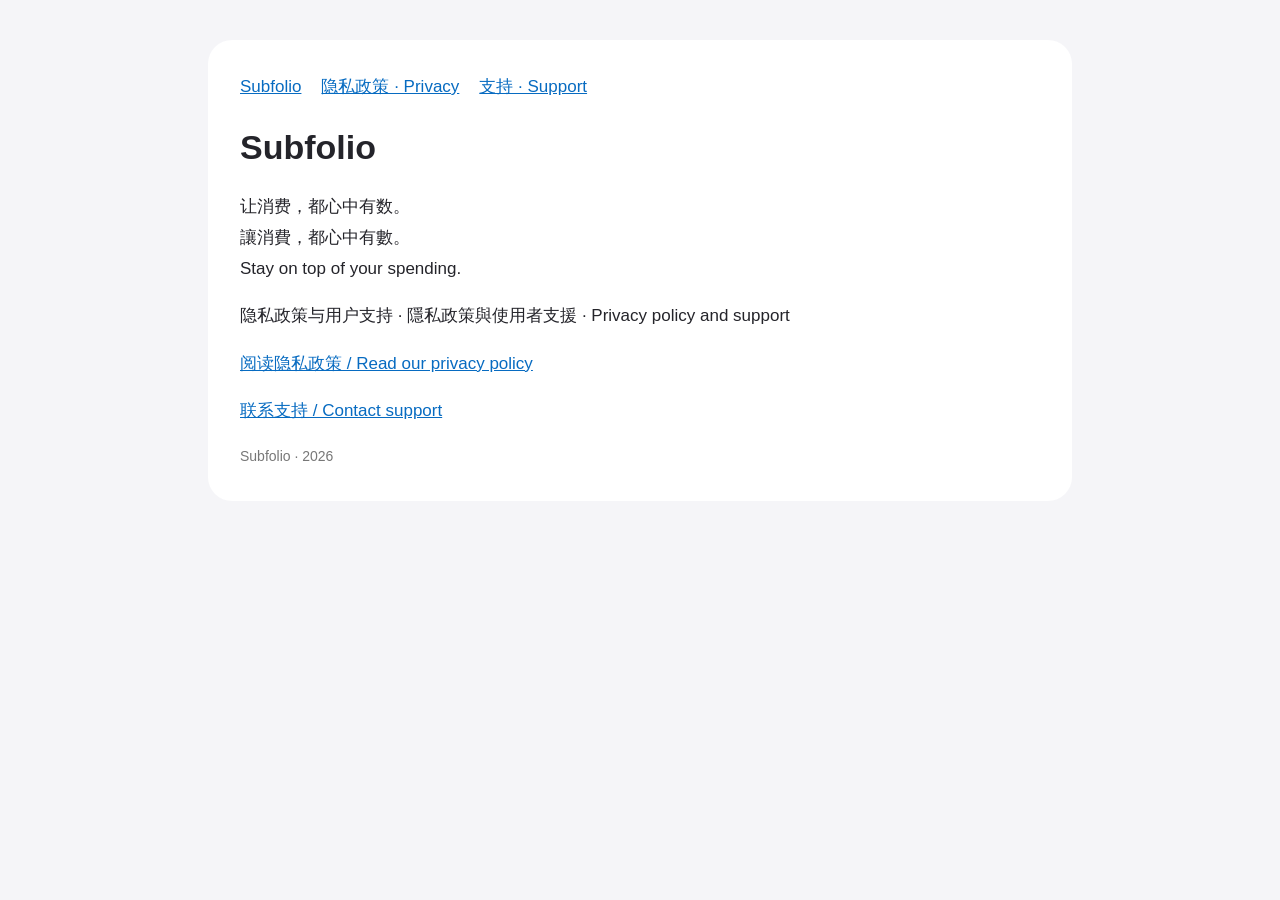
<file: index.html>
<!doctype html><html lang="zh-Hans"><head><meta charset="utf-8"><meta name="viewport" content="width=device-width,initial-scale=1"><title>Subfolio</title><link rel="stylesheet" href="style.css"></head><body><main><nav><a href="index.html">Subfolio</a><a href="privacy.html">隐私政策 · Privacy</a><a href="support.html">支持 · Support</a></nav><h1>Subfolio</h1><p>让消费，都心中有数。<br>讓消費，都心中有數。<br>Stay on top of your spending.</p><p>隐私政策与用户支持 · 隱私政策與使用者支援 · Privacy policy and support</p><p><a href="privacy.html">阅读隐私政策 / Read our privacy policy</a></p><p><a href="support.html">联系支持 / Contact support</a></p><footer>Subfolio · 2026</footer></main></body></html>
</file>
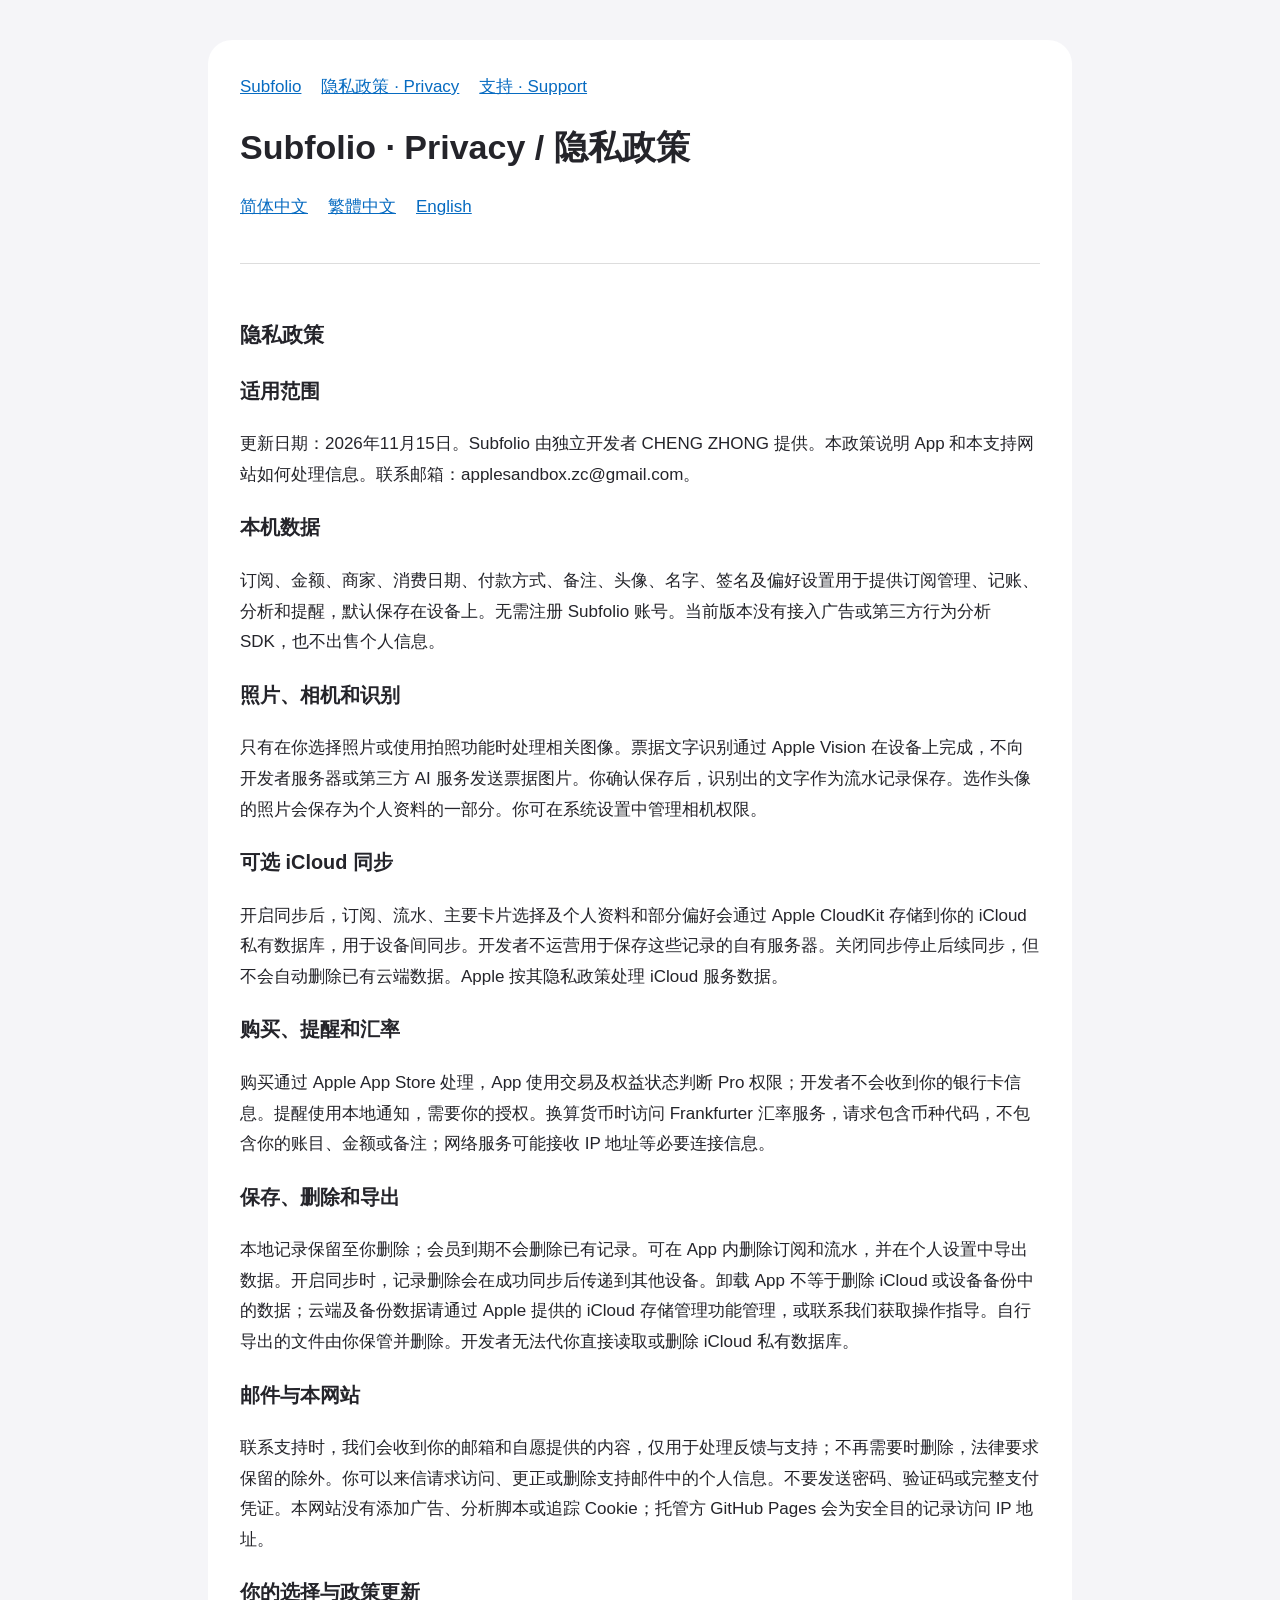
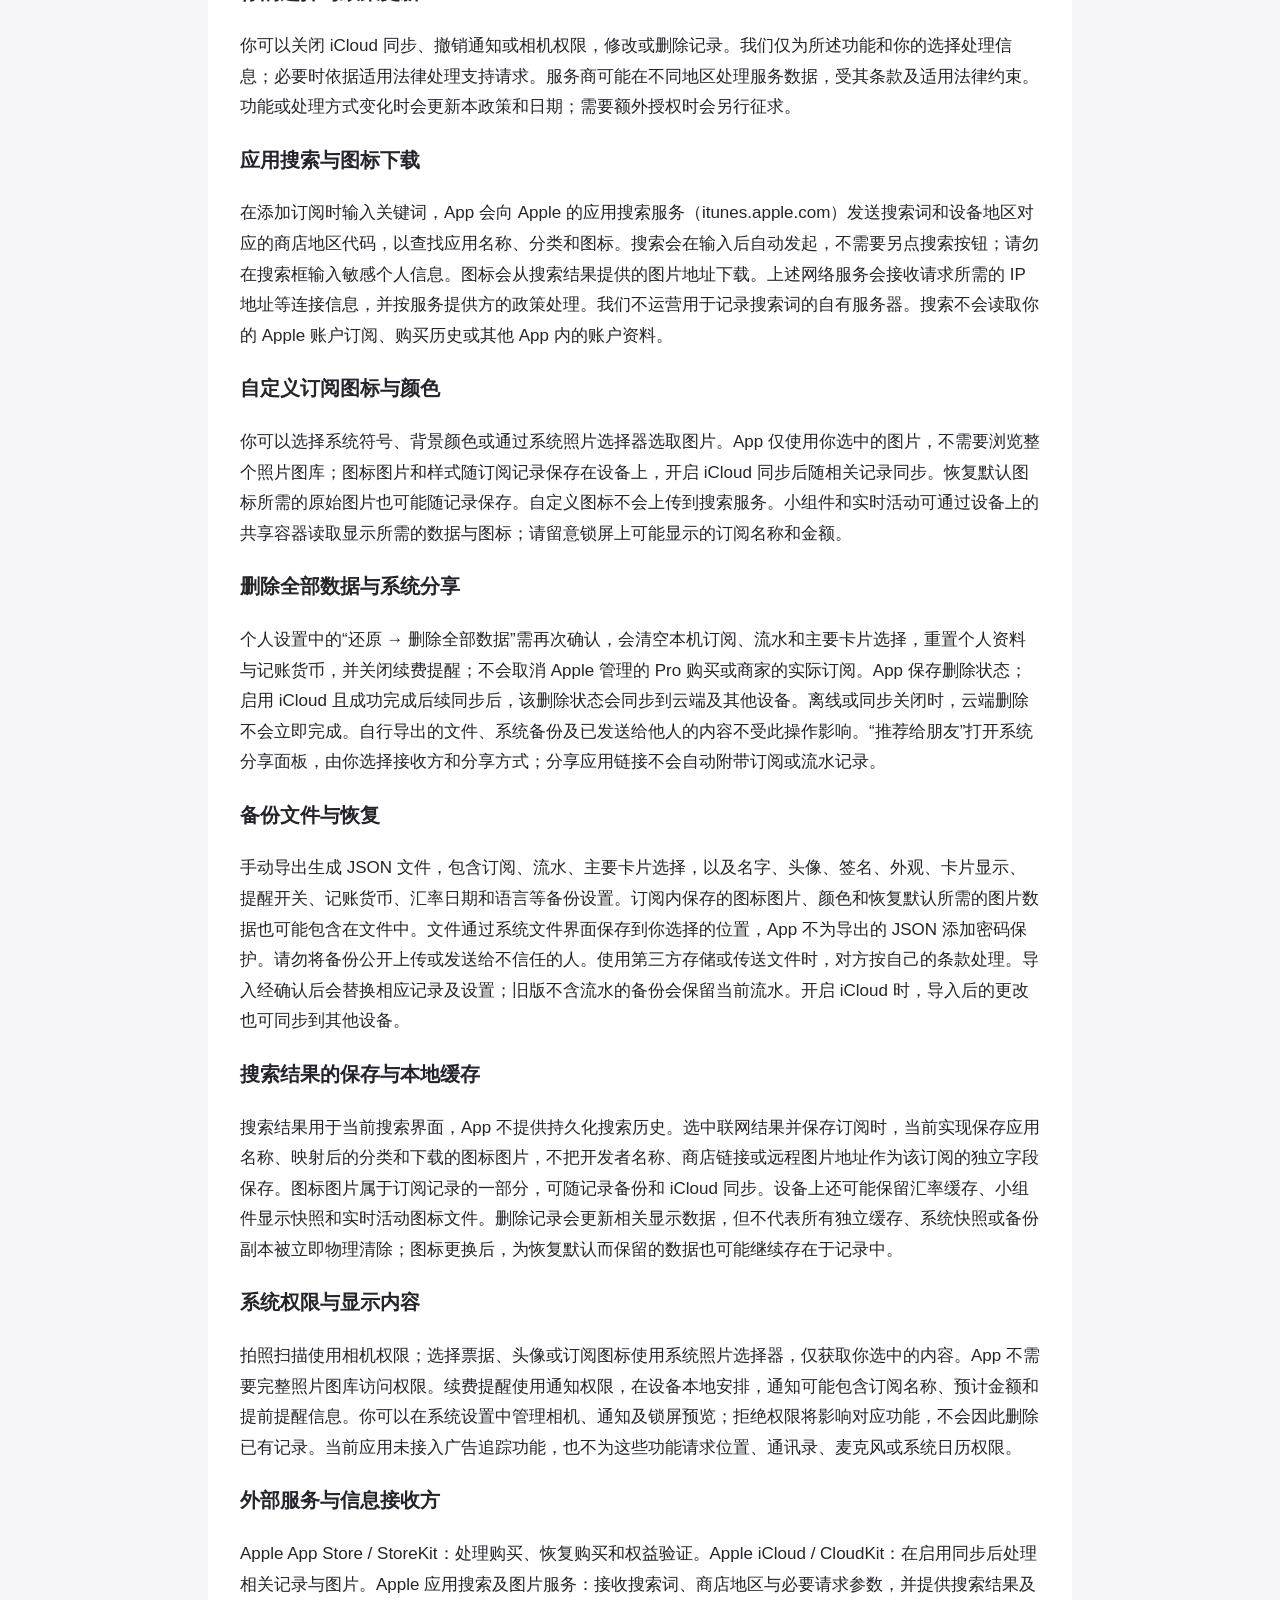
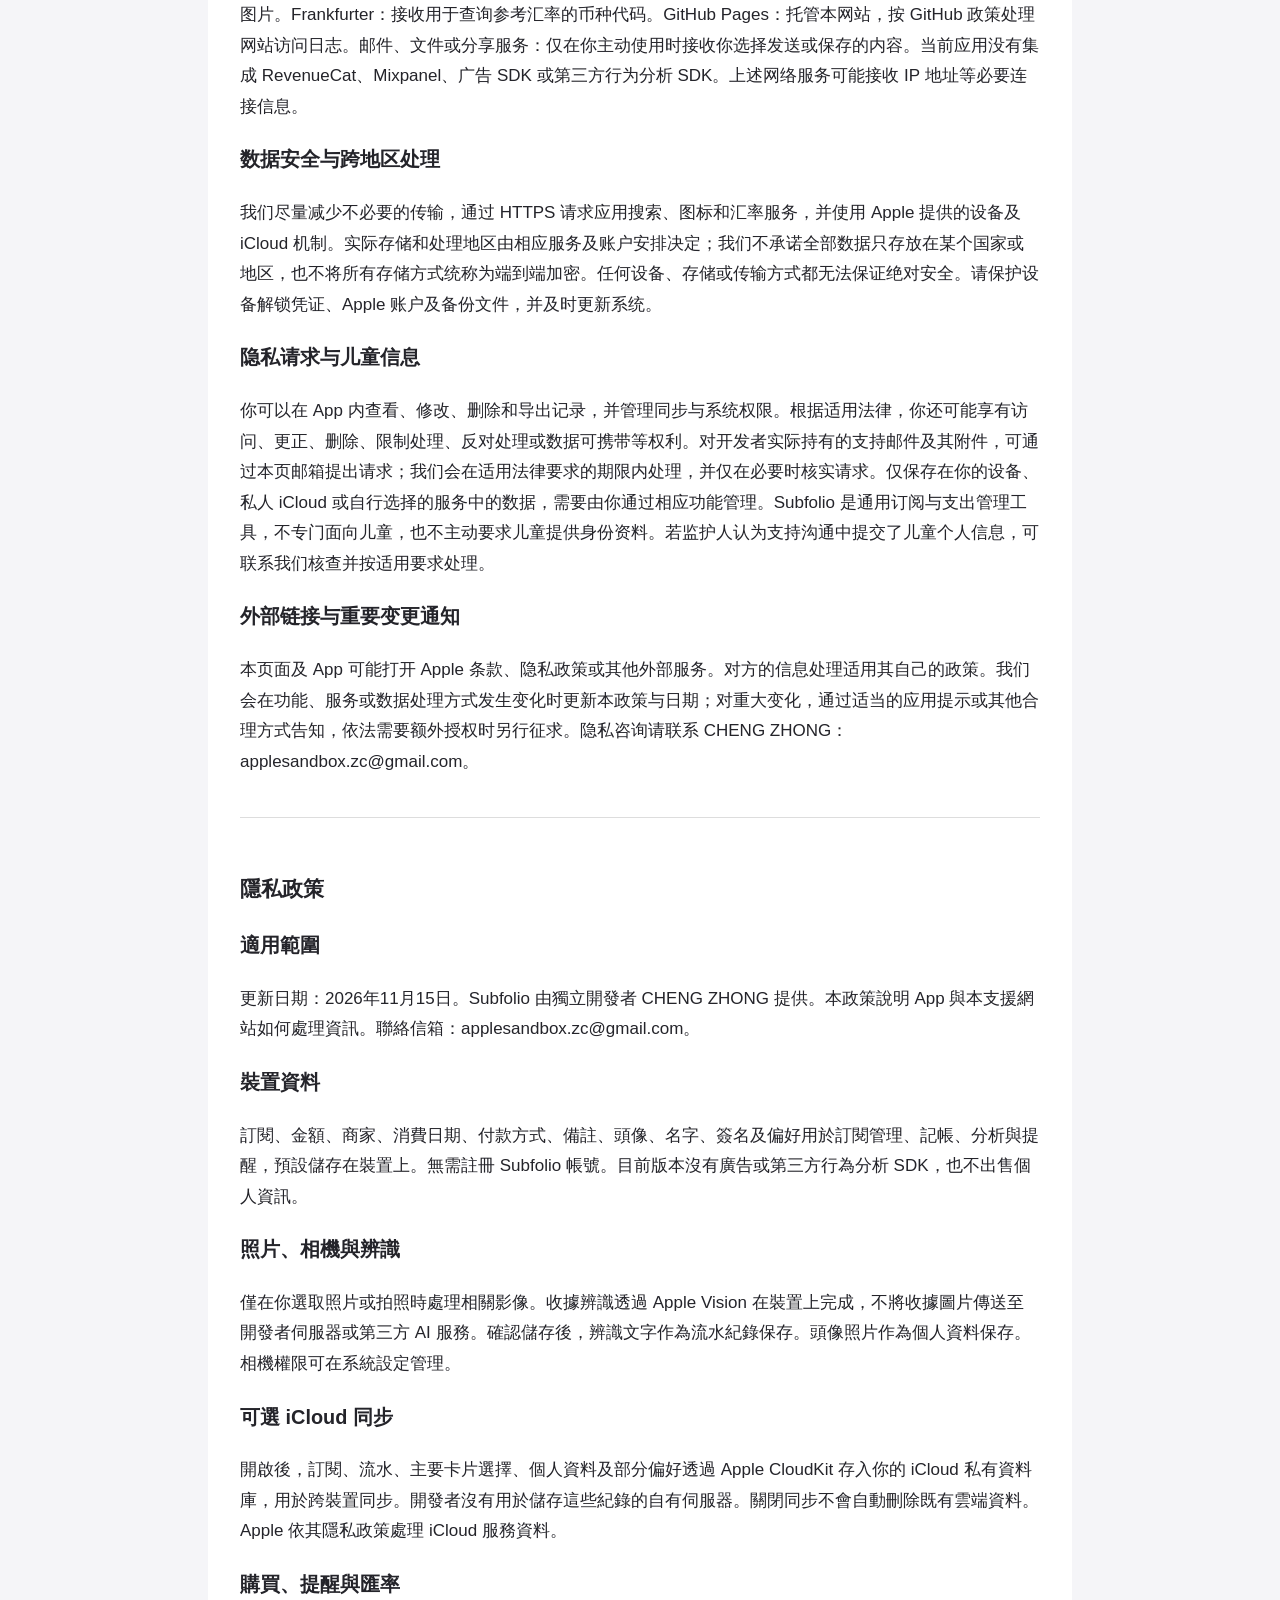
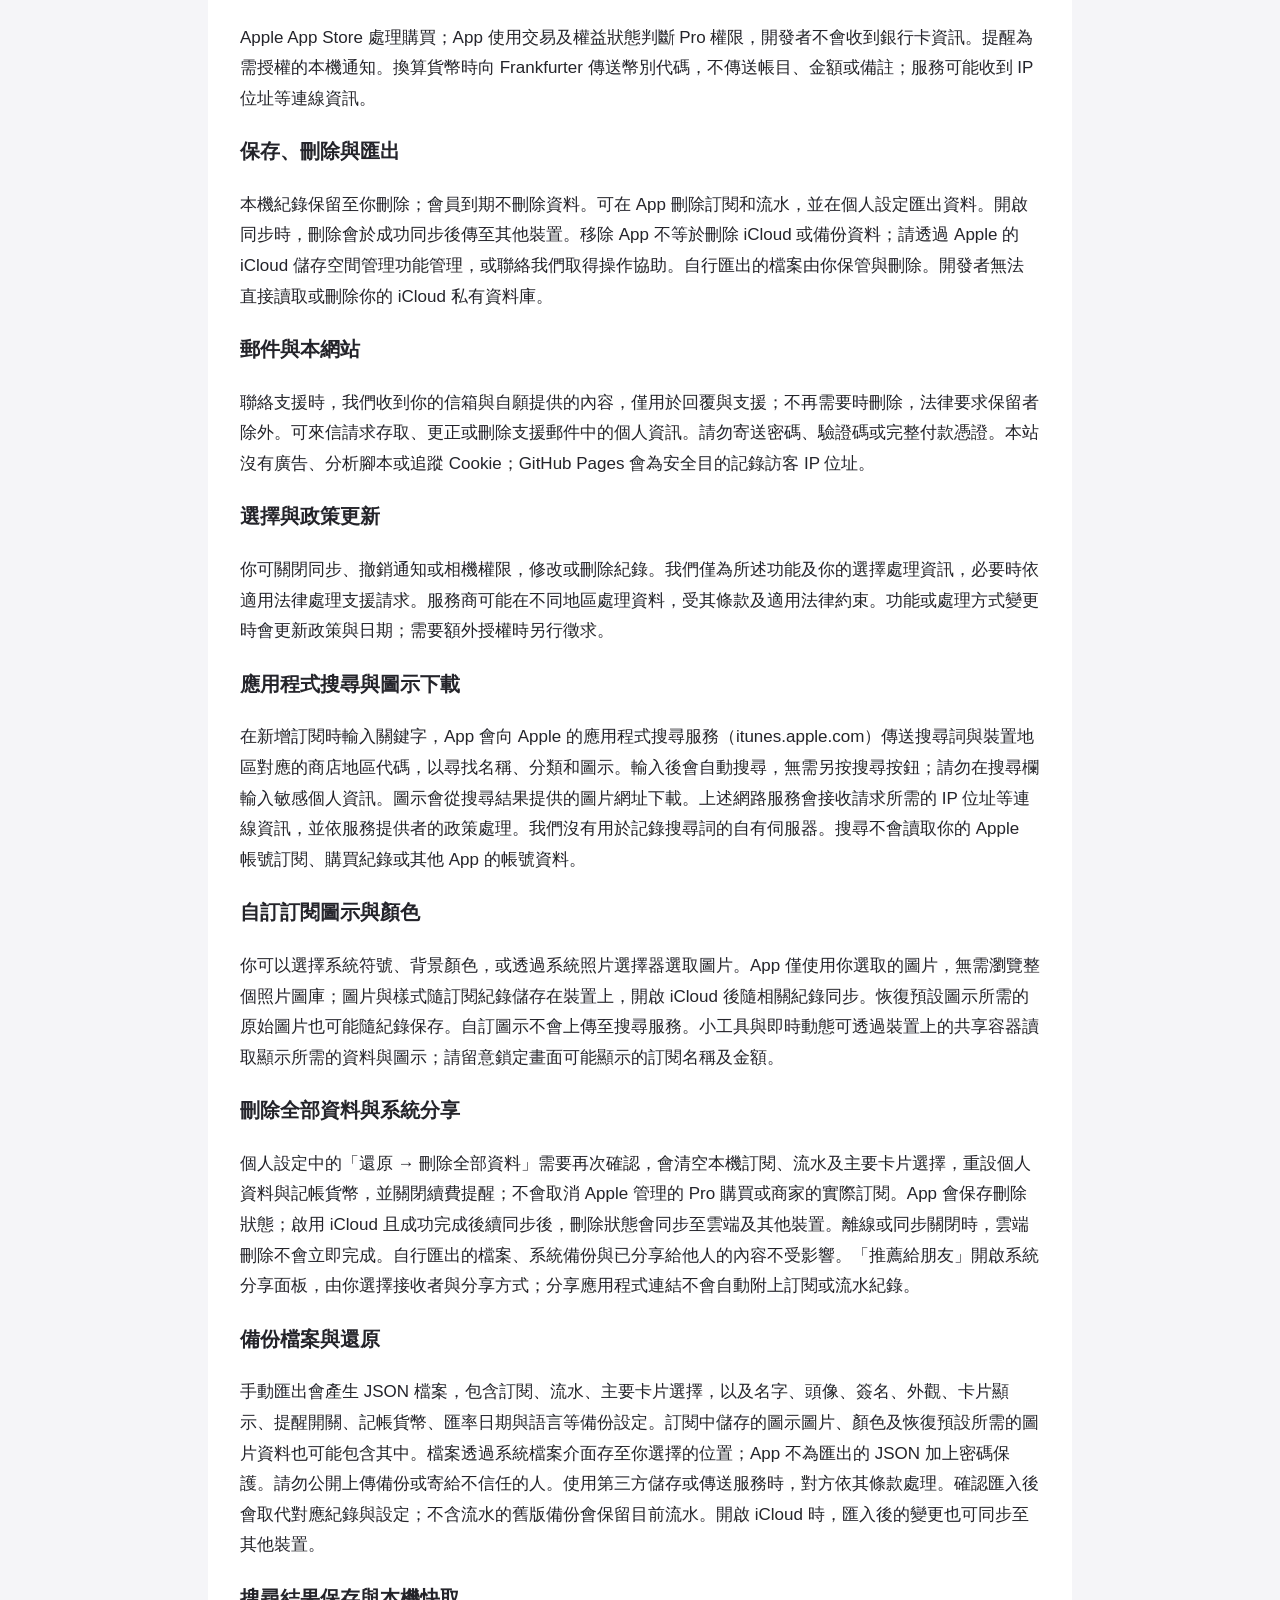
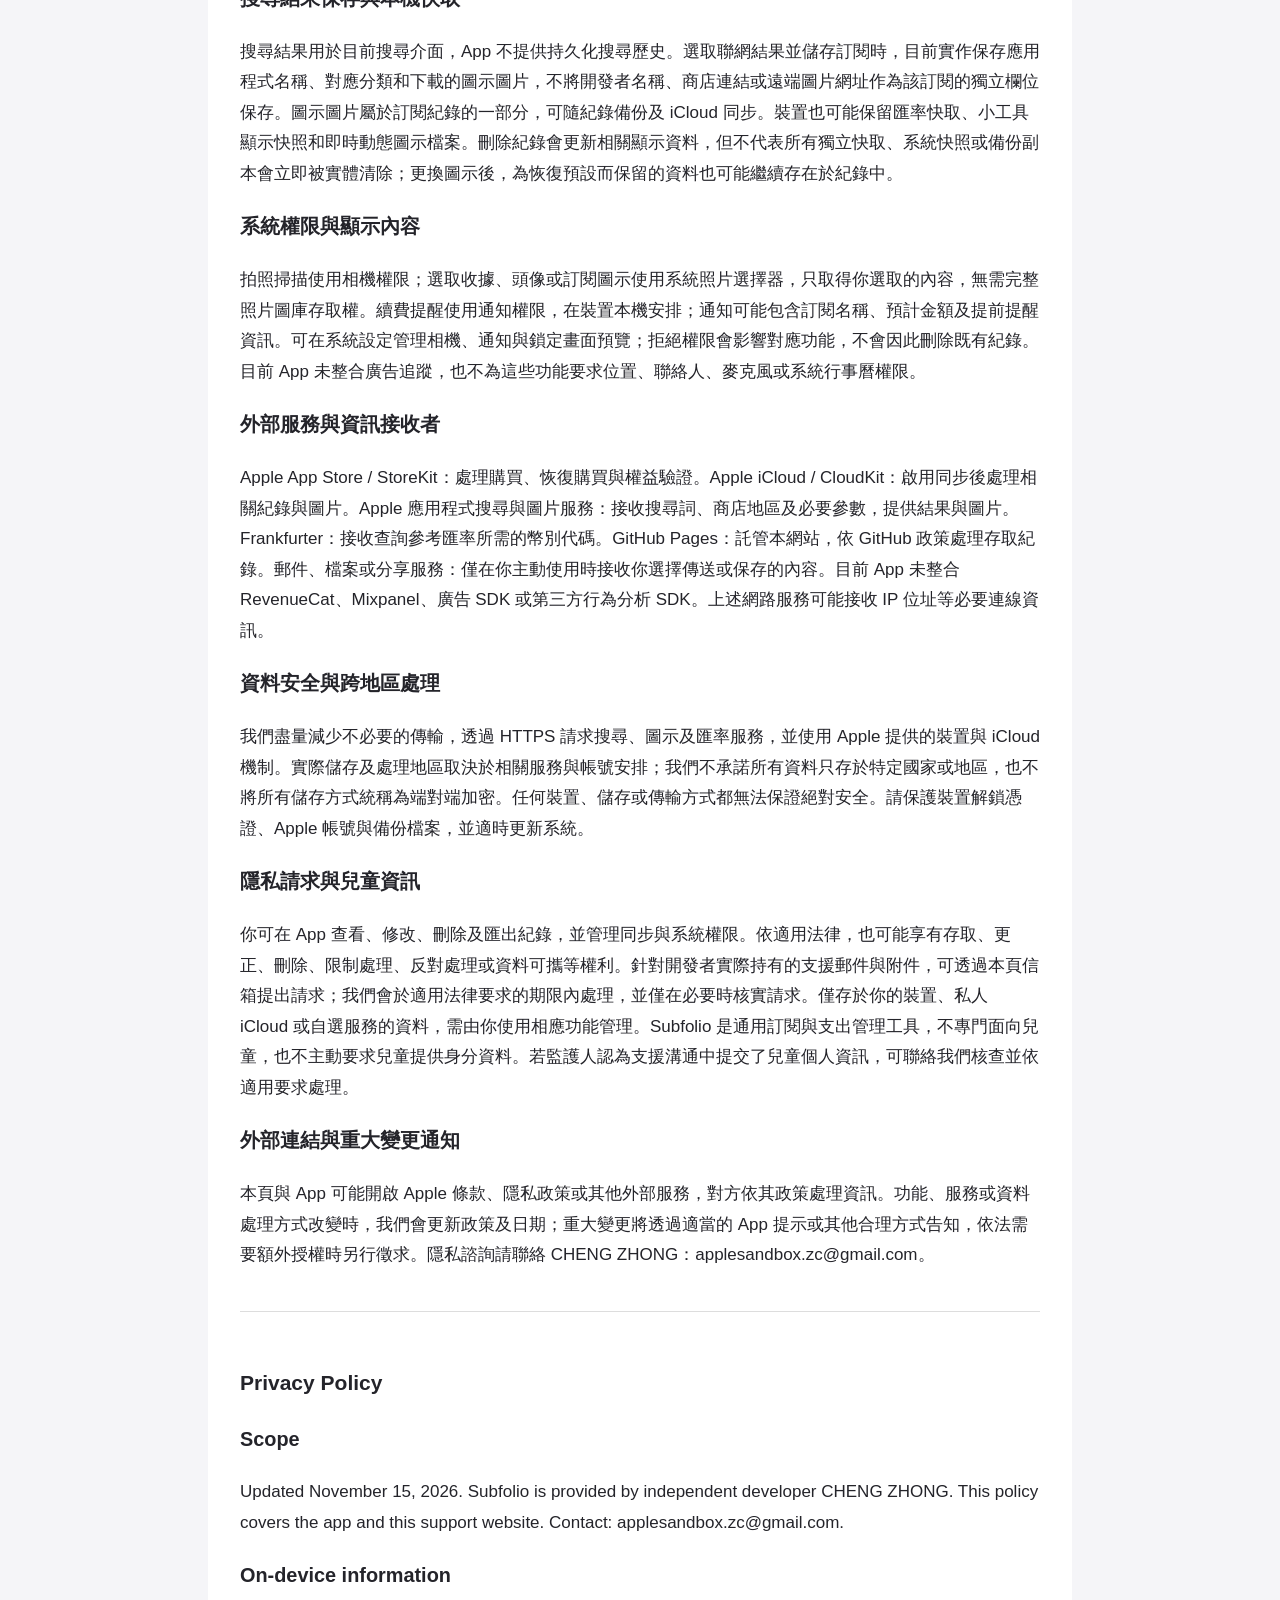
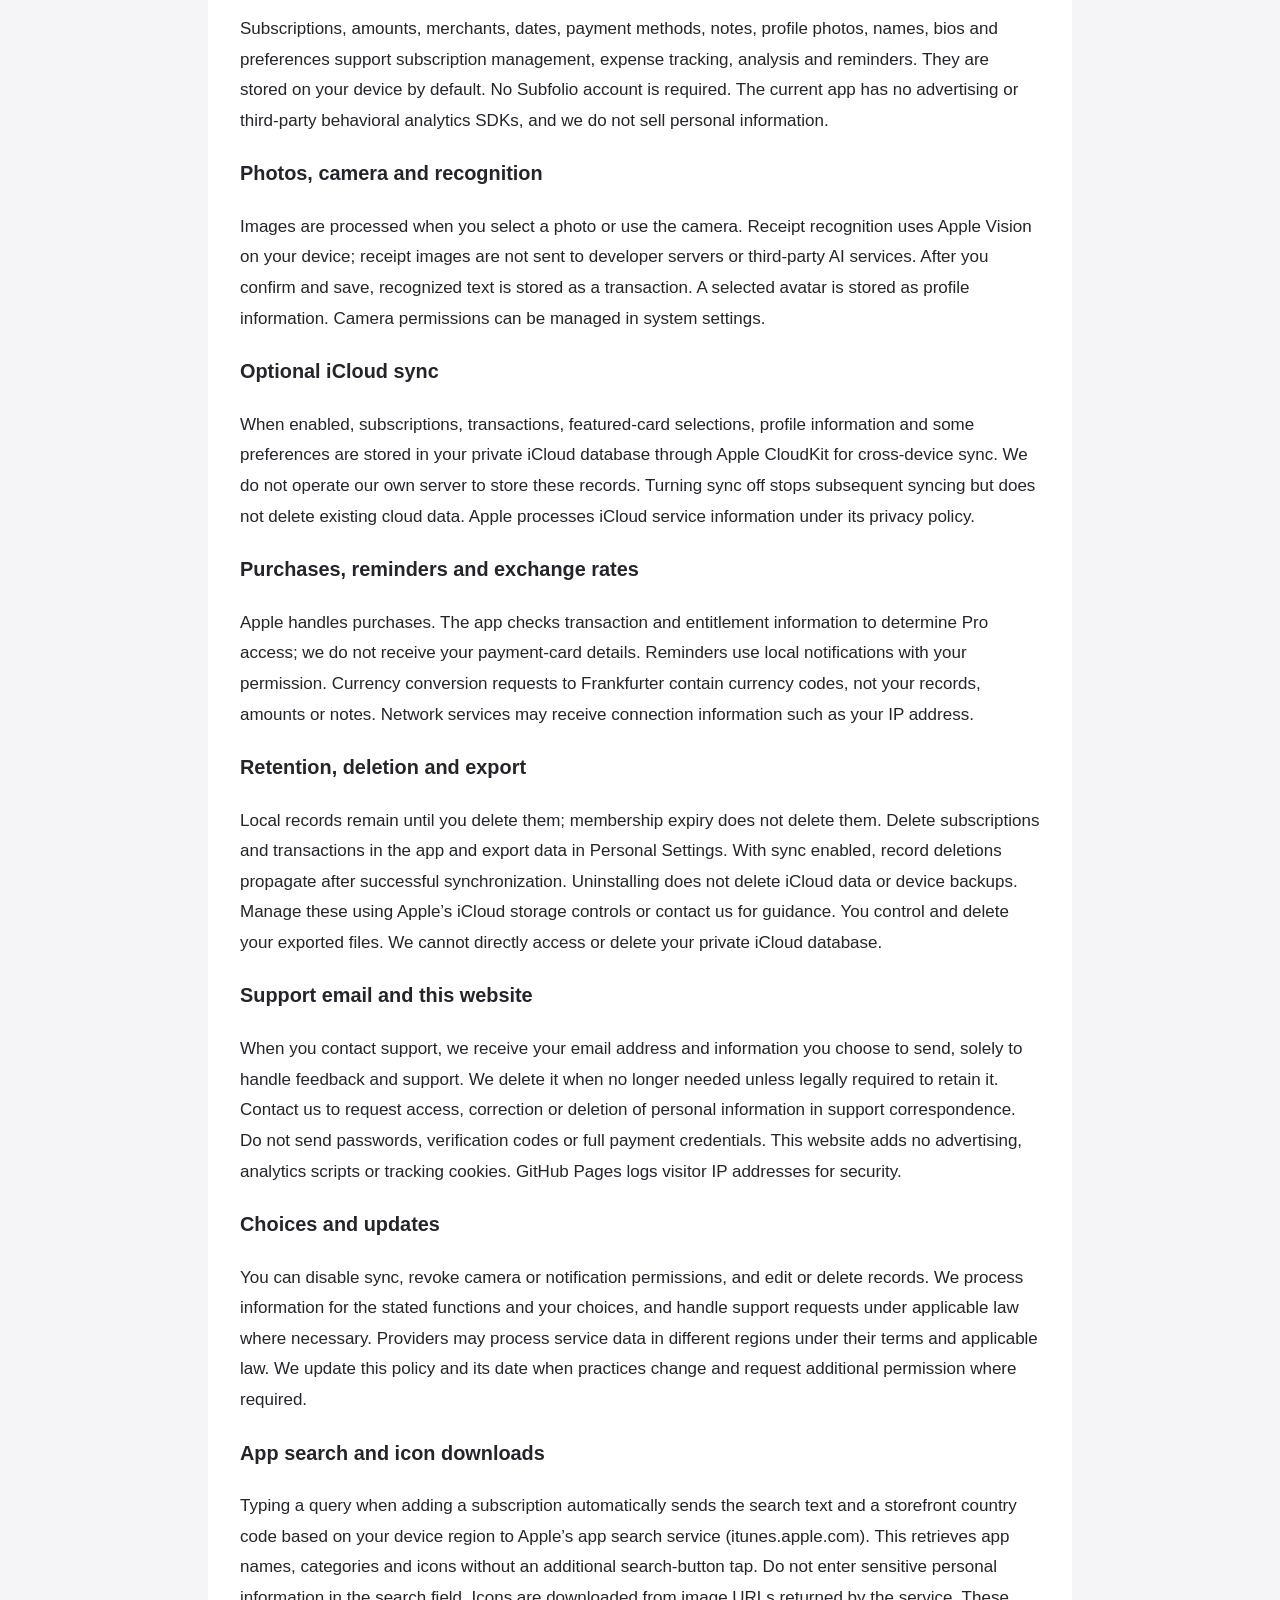
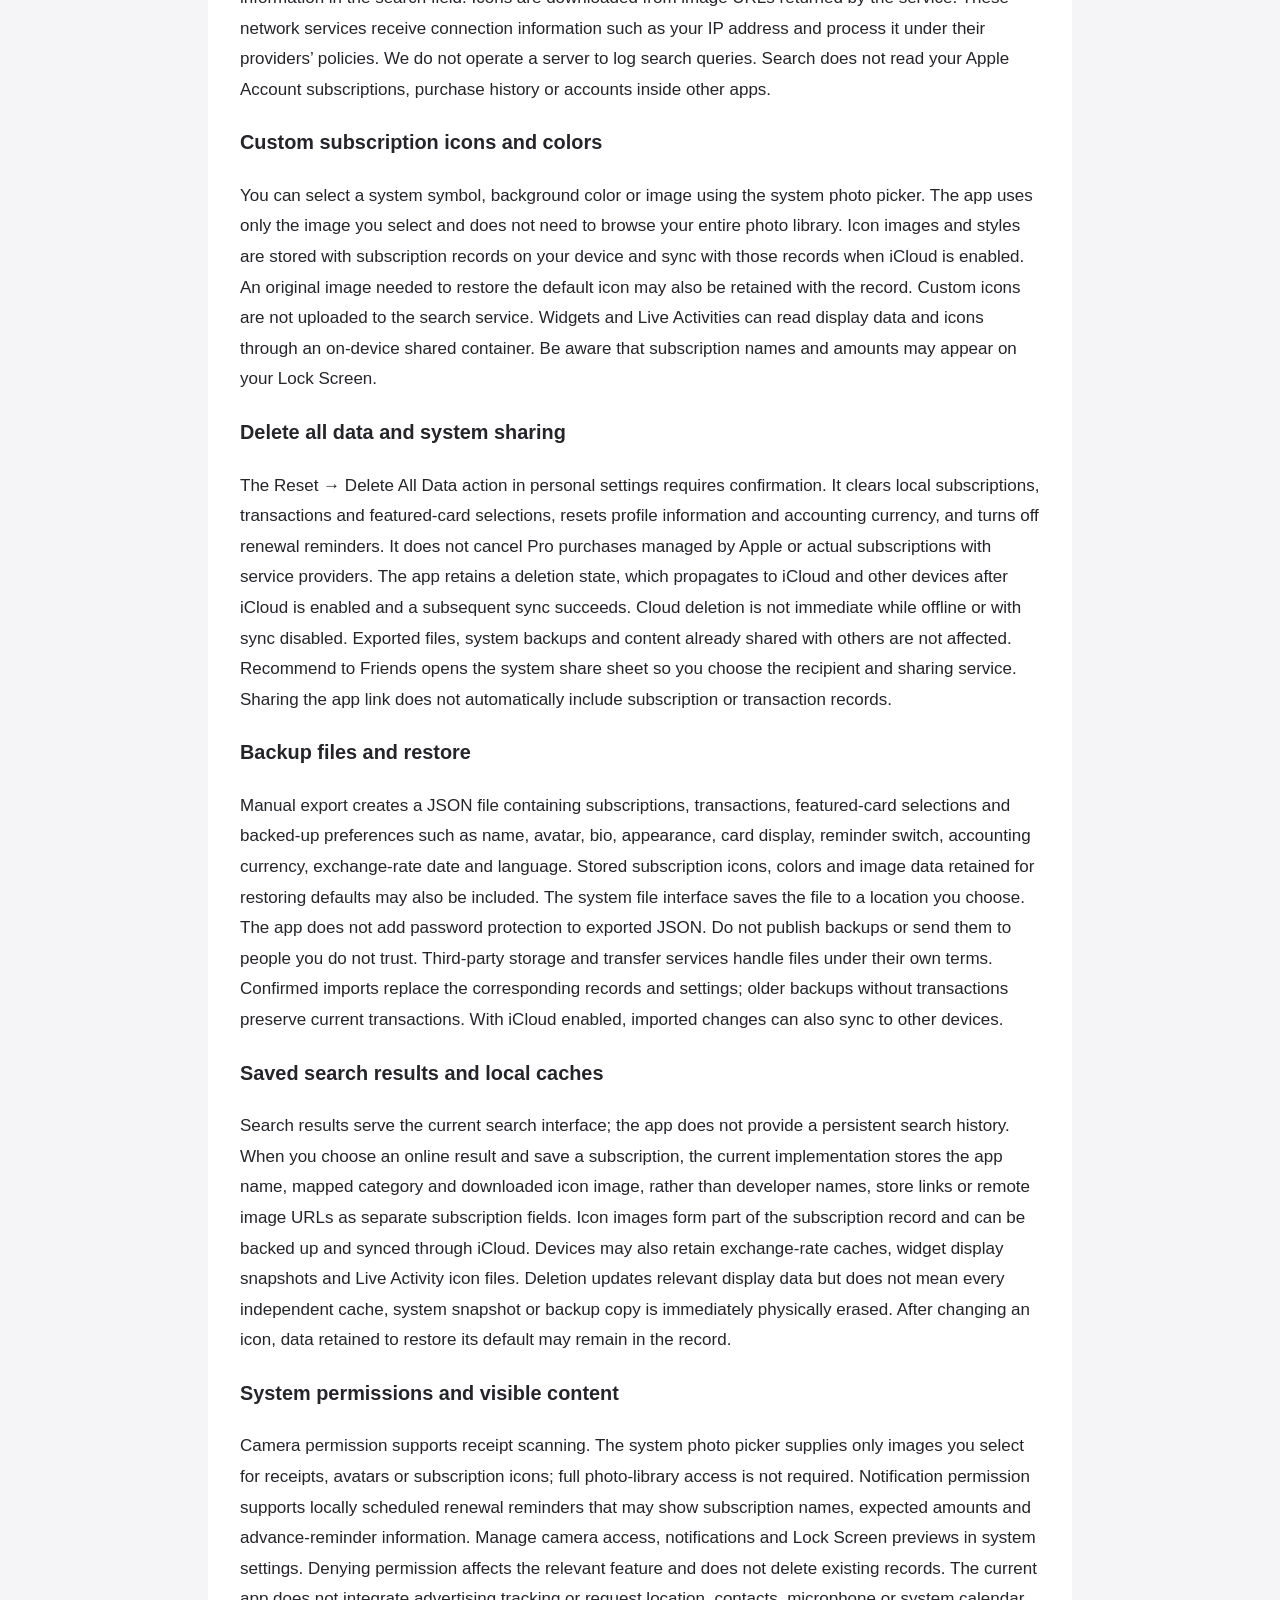
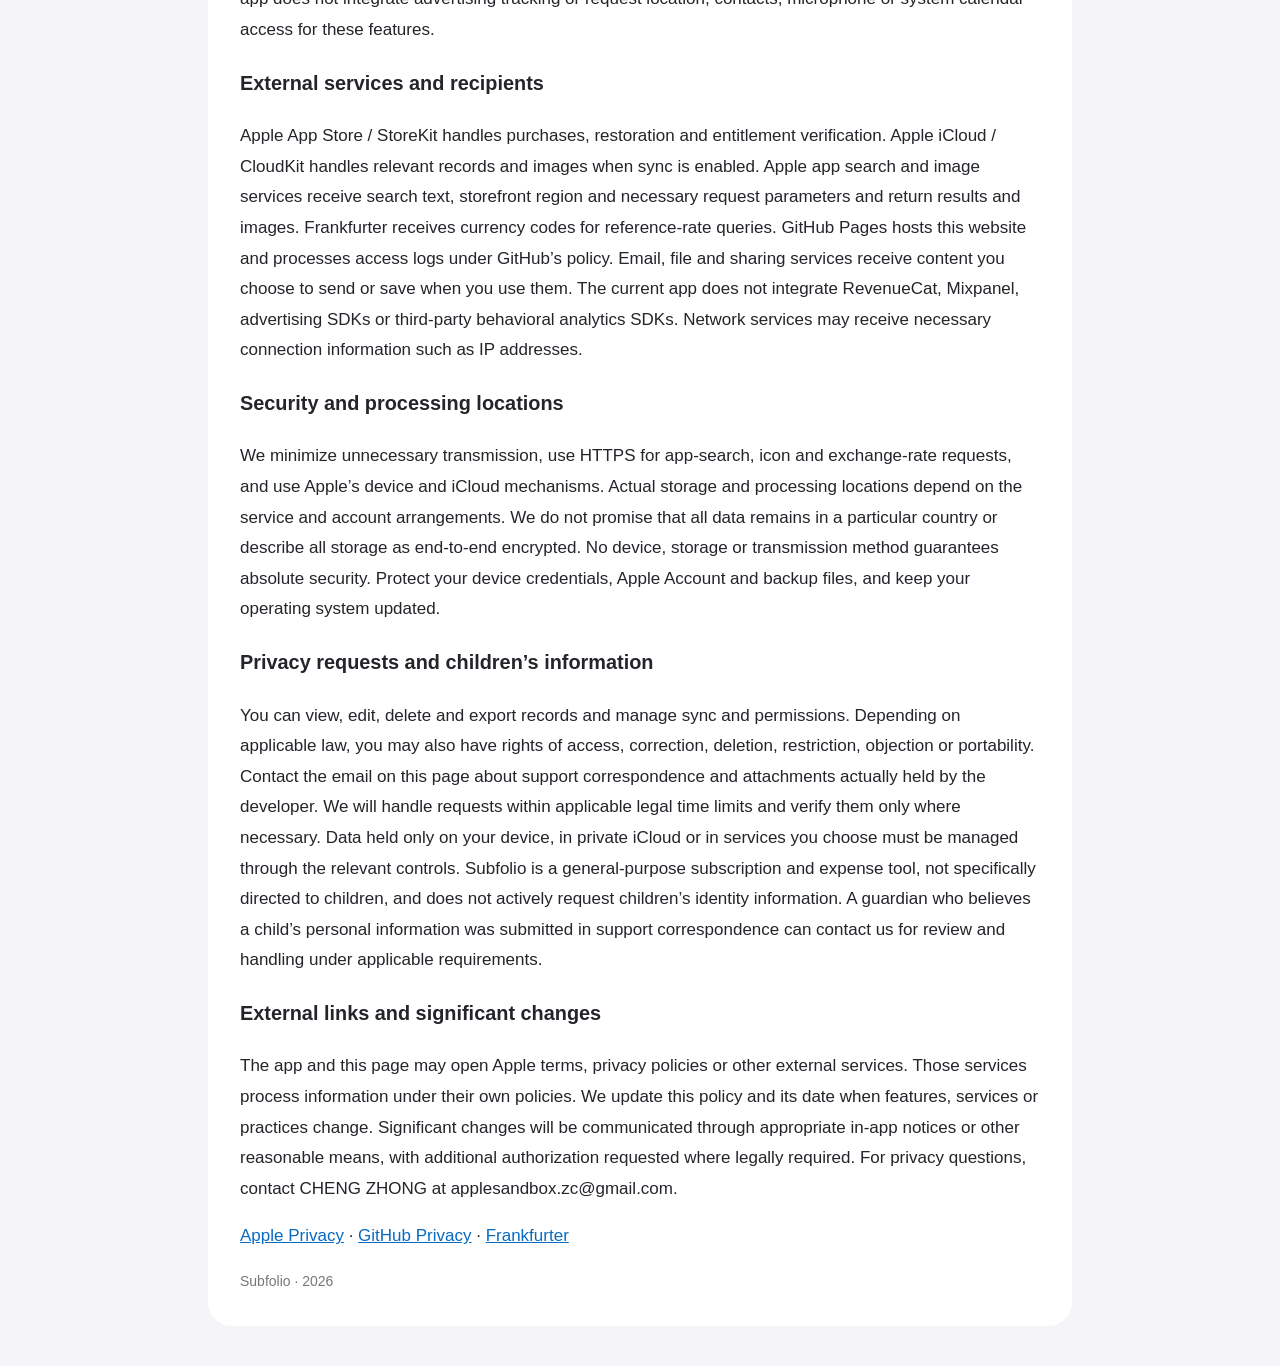
<file: privacy.html>
<!doctype html><html lang="zh-Hans"><head><meta charset="utf-8"><meta name="viewport" content="width=device-width,initial-scale=1"><title>Subfolio · Privacy / 隐私政策</title><link rel="stylesheet" href="style.css"></head><body><main><nav><a href="index.html">Subfolio</a><a href="privacy.html">隐私政策 · Privacy</a><a href="support.html">支持 · Support</a></nav><h1>Subfolio · Privacy / 隐私政策</h1><nav><a href="#zh-Hans">简体中文</a><a href="#zh-Hant">繁體中文</a><a href="#en">English</a></nav><section id="zh-Hans" lang="zh-Hans"><h2>隐私政策</h2><h3>适用范围</h3><p>更新日期：2026年11月15日。Subfolio 由独立开发者 CHENG ZHONG 提供。本政策说明 App 和本支持网站如何处理信息。联系邮箱：applesandbox.zc@gmail.com。</p>
<h3>本机数据</h3><p>订阅、金额、商家、消费日期、付款方式、备注、头像、名字、签名及偏好设置用于提供订阅管理、记账、分析和提醒，默认保存在设备上。无需注册 Subfolio 账号。当前版本没有接入广告或第三方行为分析 SDK，也不出售个人信息。</p>
<h3>照片、相机和识别</h3><p>只有在你选择照片或使用拍照功能时处理相关图像。票据文字识别通过 Apple Vision 在设备上完成，不向开发者服务器或第三方 AI 服务发送票据图片。你确认保存后，识别出的文字作为流水记录保存。选作头像的照片会保存为个人资料的一部分。你可在系统设置中管理相机权限。</p>
<h3>可选 iCloud 同步</h3><p>开启同步后，订阅、流水、主要卡片选择及个人资料和部分偏好会通过 Apple CloudKit 存储到你的 iCloud 私有数据库，用于设备间同步。开发者不运营用于保存这些记录的自有服务器。关闭同步停止后续同步，但不会自动删除已有云端数据。Apple 按其隐私政策处理 iCloud 服务数据。</p>
<h3>购买、提醒和汇率</h3><p>购买通过 Apple App Store 处理，App 使用交易及权益状态判断 Pro 权限；开发者不会收到你的银行卡信息。提醒使用本地通知，需要你的授权。换算货币时访问 Frankfurter 汇率服务，请求包含币种代码，不包含你的账目、金额或备注；网络服务可能接收 IP 地址等必要连接信息。</p>
<h3>保存、删除和导出</h3><p>本地记录保留至你删除；会员到期不会删除已有记录。可在 App 内删除订阅和流水，并在个人设置中导出数据。开启同步时，记录删除会在成功同步后传递到其他设备。卸载 App 不等于删除 iCloud 或设备备份中的数据；云端及备份数据请通过 Apple 提供的 iCloud 存储管理功能管理，或联系我们获取操作指导。自行导出的文件由你保管并删除。开发者无法代你直接读取或删除 iCloud 私有数据库。</p>
<h3>邮件与本网站</h3><p>联系支持时，我们会收到你的邮箱和自愿提供的内容，仅用于处理反馈与支持；不再需要时删除，法律要求保留的除外。你可以来信请求访问、更正或删除支持邮件中的个人信息。不要发送密码、验证码或完整支付凭证。本网站没有添加广告、分析脚本或追踪 Cookie；托管方 GitHub Pages 会为安全目的记录访问 IP 地址。</p>
<h3>你的选择与政策更新</h3><p>你可以关闭 iCloud 同步、撤销通知或相机权限，修改或删除记录。我们仅为所述功能和你的选择处理信息；必要时依据适用法律处理支持请求。服务商可能在不同地区处理服务数据，受其条款及适用法律约束。功能或处理方式变化时会更新本政策和日期；需要额外授权时会另行征求。</p>
<h3>应用搜索与图标下载</h3>
<p>在添加订阅时输入关键词，App 会向 Apple 的应用搜索服务（itunes.apple.com）发送搜索词和设备地区对应的商店地区代码，以查找应用名称、分类和图标。搜索会在输入后自动发起，不需要另点搜索按钮；请勿在搜索框输入敏感个人信息。图标会从搜索结果提供的图片地址下载。上述网络服务会接收请求所需的 IP 地址等连接信息，并按服务提供方的政策处理。我们不运营用于记录搜索词的自有服务器。搜索不会读取你的 Apple 账户订阅、购买历史或其他 App 内的账户资料。</p>
<h3>自定义订阅图标与颜色</h3>
<p>你可以选择系统符号、背景颜色或通过系统照片选择器选取图片。App 仅使用你选中的图片，不需要浏览整个照片图库；图标图片和样式随订阅记录保存在设备上，开启 iCloud 同步后随相关记录同步。恢复默认图标所需的原始图片也可能随记录保存。自定义图标不会上传到搜索服务。小组件和实时活动可通过设备上的共享容器读取显示所需的数据与图标；请留意锁屏上可能显示的订阅名称和金额。</p>
<h3>删除全部数据与系统分享</h3>
<p>个人设置中的“还原 → 删除全部数据”需再次确认，会清空本机订阅、流水和主要卡片选择，重置个人资料与记账货币，并关闭续费提醒；不会取消 Apple 管理的 Pro 购买或商家的实际订阅。App 保存删除状态；启用 iCloud 且成功完成后续同步后，该删除状态会同步到云端及其他设备。离线或同步关闭时，云端删除不会立即完成。自行导出的文件、系统备份及已发送给他人的内容不受此操作影响。“推荐给朋友”打开系统分享面板，由你选择接收方和分享方式；分享应用链接不会自动附带订阅或流水记录。</p>

<h3>备份文件与恢复</h3>
<p>手动导出生成 JSON 文件，包含订阅、流水、主要卡片选择，以及名字、头像、签名、外观、卡片显示、提醒开关、记账货币、汇率日期和语言等备份设置。订阅内保存的图标图片、颜色和恢复默认所需的图片数据也可能包含在文件中。文件通过系统文件界面保存到你选择的位置，App 不为导出的 JSON 添加密码保护。请勿将备份公开上传或发送给不信任的人。使用第三方存储或传送文件时，对方按自己的条款处理。导入经确认后会替换相应记录及设置；旧版不含流水的备份会保留当前流水。开启 iCloud 时，导入后的更改也可同步到其他设备。</p>
<h3>搜索结果的保存与本地缓存</h3>
<p>搜索结果用于当前搜索界面，App 不提供持久化搜索历史。选中联网结果并保存订阅时，当前实现保存应用名称、映射后的分类和下载的图标图片，不把开发者名称、商店链接或远程图片地址作为该订阅的独立字段保存。图标图片属于订阅记录的一部分，可随记录备份和 iCloud 同步。设备上还可能保留汇率缓存、小组件显示快照和实时活动图标文件。删除记录会更新相关显示数据，但不代表所有独立缓存、系统快照或备份副本被立即物理清除；图标更换后，为恢复默认而保留的数据也可能继续存在于记录中。</p>
<h3>系统权限与显示内容</h3>
<p>拍照扫描使用相机权限；选择票据、头像或订阅图标使用系统照片选择器，仅获取你选中的内容。App 不需要完整照片图库访问权限。续费提醒使用通知权限，在设备本地安排，通知可能包含订阅名称、预计金额和提前提醒信息。你可以在系统设置中管理相机、通知及锁屏预览；拒绝权限将影响对应功能，不会因此删除已有记录。当前应用未接入广告追踪功能，也不为这些功能请求位置、通讯录、麦克风或系统日历权限。</p>
<h3>外部服务与信息接收方</h3>
<p>Apple App Store / StoreKit：处理购买、恢复购买和权益验证。Apple iCloud / CloudKit：在启用同步后处理相关记录与图片。Apple 应用搜索及图片服务：接收搜索词、商店地区与必要请求参数，并提供搜索结果及图片。Frankfurter：接收用于查询参考汇率的币种代码。GitHub Pages：托管本网站，按 GitHub 政策处理网站访问日志。邮件、文件或分享服务：仅在你主动使用时接收你选择发送或保存的内容。当前应用没有集成 RevenueCat、Mixpanel、广告 SDK 或第三方行为分析 SDK。上述网络服务可能接收 IP 地址等必要连接信息。</p>
<h3>数据安全与跨地区处理</h3>
<p>我们尽量减少不必要的传输，通过 HTTPS 请求应用搜索、图标和汇率服务，并使用 Apple 提供的设备及 iCloud 机制。实际存储和处理地区由相应服务及账户安排决定；我们不承诺全部数据只存放在某个国家或地区，也不将所有存储方式统称为端到端加密。任何设备、存储或传输方式都无法保证绝对安全。请保护设备解锁凭证、Apple 账户及备份文件，并及时更新系统。</p>
<h3>隐私请求与儿童信息</h3>
<p>你可以在 App 内查看、修改、删除和导出记录，并管理同步与系统权限。根据适用法律，你还可能享有访问、更正、删除、限制处理、反对处理或数据可携带等权利。对开发者实际持有的支持邮件及其附件，可通过本页邮箱提出请求；我们会在适用法律要求的期限内处理，并仅在必要时核实请求。仅保存在你的设备、私人 iCloud 或自行选择的服务中的数据，需要由你通过相应功能管理。Subfolio 是通用订阅与支出管理工具，不专门面向儿童，也不主动要求儿童提供身份资料。若监护人认为支持沟通中提交了儿童个人信息，可联系我们核查并按适用要求处理。</p>
<h3>外部链接与重要变更通知</h3>
<p>本页面及 App 可能打开 Apple 条款、隐私政策或其他外部服务。对方的信息处理适用其自己的政策。我们会在功能、服务或数据处理方式发生变化时更新本政策与日期；对重大变化，通过适当的应用提示或其他合理方式告知，依法需要额外授权时另行征求。隐私咨询请联系 CHENG ZHONG：applesandbox.zc@gmail.com。</p>
</section>
<section id="zh-Hant" lang="zh-Hant"><h2>隱私政策</h2><h3>適用範圍</h3><p>更新日期：2026年11月15日。Subfolio 由獨立開發者 CHENG ZHONG 提供。本政策說明 App 與本支援網站如何處理資訊。聯絡信箱：applesandbox.zc@gmail.com。</p>
<h3>裝置資料</h3><p>訂閱、金額、商家、消費日期、付款方式、備註、頭像、名字、簽名及偏好用於訂閱管理、記帳、分析與提醒，預設儲存在裝置上。無需註冊 Subfolio 帳號。目前版本沒有廣告或第三方行為分析 SDK，也不出售個人資訊。</p>
<h3>照片、相機與辨識</h3><p>僅在你選取照片或拍照時處理相關影像。收據辨識透過 Apple Vision 在裝置上完成，不將收據圖片傳送至開發者伺服器或第三方 AI 服務。確認儲存後，辨識文字作為流水紀錄保存。頭像照片作為個人資料保存。相機權限可在系統設定管理。</p>
<h3>可選 iCloud 同步</h3><p>開啟後，訂閱、流水、主要卡片選擇、個人資料及部分偏好透過 Apple CloudKit 存入你的 iCloud 私有資料庫，用於跨裝置同步。開發者沒有用於儲存這些紀錄的自有伺服器。關閉同步不會自動刪除既有雲端資料。Apple 依其隱私政策處理 iCloud 服務資料。</p>
<h3>購買、提醒與匯率</h3><p>Apple App Store 處理購買；App 使用交易及權益狀態判斷 Pro 權限，開發者不會收到銀行卡資訊。提醒為需授權的本機通知。換算貨幣時向 Frankfurter 傳送幣別代碼，不傳送帳目、金額或備註；服務可能收到 IP 位址等連線資訊。</p>
<h3>保存、刪除與匯出</h3><p>本機紀錄保留至你刪除；會員到期不刪除資料。可在 App 刪除訂閱和流水，並在個人設定匯出資料。開啟同步時，刪除會於成功同步後傳至其他裝置。移除 App 不等於刪除 iCloud 或備份資料；請透過 Apple 的 iCloud 儲存空間管理功能管理，或聯絡我們取得操作協助。自行匯出的檔案由你保管與刪除。開發者無法直接讀取或刪除你的 iCloud 私有資料庫。</p>
<h3>郵件與本網站</h3><p>聯絡支援時，我們收到你的信箱與自願提供的內容，僅用於回覆與支援；不再需要時刪除，法律要求保留者除外。可來信請求存取、更正或刪除支援郵件中的個人資訊。請勿寄送密碼、驗證碼或完整付款憑證。本站沒有廣告、分析腳本或追蹤 Cookie；GitHub Pages 會為安全目的記錄訪客 IP 位址。</p>
<h3>選擇與政策更新</h3><p>你可關閉同步、撤銷通知或相機權限，修改或刪除紀錄。我們僅為所述功能及你的選擇處理資訊，必要時依適用法律處理支援請求。服務商可能在不同地區處理資料，受其條款及適用法律約束。功能或處理方式變更時會更新政策與日期；需要額外授權時另行徵求。</p>
<h3>應用程式搜尋與圖示下載</h3>
<p>在新增訂閱時輸入關鍵字，App 會向 Apple 的應用程式搜尋服務（itunes.apple.com）傳送搜尋詞與裝置地區對應的商店地區代碼，以尋找名稱、分類和圖示。輸入後會自動搜尋，無需另按搜尋按鈕；請勿在搜尋欄輸入敏感個人資訊。圖示會從搜尋結果提供的圖片網址下載。上述網路服務會接收請求所需的 IP 位址等連線資訊，並依服務提供者的政策處理。我們沒有用於記錄搜尋詞的自有伺服器。搜尋不會讀取你的 Apple 帳號訂閱、購買紀錄或其他 App 的帳號資料。</p>
<h3>自訂訂閱圖示與顏色</h3>
<p>你可以選擇系統符號、背景顏色，或透過系統照片選擇器選取圖片。App 僅使用你選取的圖片，無需瀏覽整個照片圖庫；圖片與樣式隨訂閱紀錄儲存在裝置上，開啟 iCloud 後隨相關紀錄同步。恢復預設圖示所需的原始圖片也可能隨紀錄保存。自訂圖示不會上傳至搜尋服務。小工具與即時動態可透過裝置上的共享容器讀取顯示所需的資料與圖示；請留意鎖定畫面可能顯示的訂閱名稱及金額。</p>
<h3>刪除全部資料與系統分享</h3>
<p>個人設定中的「還原 → 刪除全部資料」需要再次確認，會清空本機訂閱、流水及主要卡片選擇，重設個人資料與記帳貨幣，並關閉續費提醒；不會取消 Apple 管理的 Pro 購買或商家的實際訂閱。App 會保存刪除狀態；啟用 iCloud 且成功完成後續同步後，刪除狀態會同步至雲端及其他裝置。離線或同步關閉時，雲端刪除不會立即完成。自行匯出的檔案、系統備份與已分享給他人的內容不受影響。「推薦給朋友」開啟系統分享面板，由你選擇接收者與分享方式；分享應用程式連結不會自動附上訂閱或流水紀錄。</p>

<h3>備份檔案與還原</h3>
<p>手動匯出會產生 JSON 檔案，包含訂閱、流水、主要卡片選擇，以及名字、頭像、簽名、外觀、卡片顯示、提醒開關、記帳貨幣、匯率日期與語言等備份設定。訂閱中儲存的圖示圖片、顏色及恢復預設所需的圖片資料也可能包含其中。檔案透過系統檔案介面存至你選擇的位置；App 不為匯出的 JSON 加上密碼保護。請勿公開上傳備份或寄給不信任的人。使用第三方儲存或傳送服務時，對方依其條款處理。確認匯入後會取代對應紀錄與設定；不含流水的舊版備份會保留目前流水。開啟 iCloud 時，匯入後的變更也可同步至其他裝置。</p>
<h3>搜尋結果保存與本機快取</h3>
<p>搜尋結果用於目前搜尋介面，App 不提供持久化搜尋歷史。選取聯網結果並儲存訂閱時，目前實作保存應用程式名稱、對應分類和下載的圖示圖片，不將開發者名稱、商店連結或遠端圖片網址作為該訂閱的獨立欄位保存。圖示圖片屬於訂閱紀錄的一部分，可隨紀錄備份及 iCloud 同步。裝置也可能保留匯率快取、小工具顯示快照和即時動態圖示檔案。刪除紀錄會更新相關顯示資料，但不代表所有獨立快取、系統快照或備份副本會立即被實體清除；更換圖示後，為恢復預設而保留的資料也可能繼續存在於紀錄中。</p>
<h3>系統權限與顯示內容</h3>
<p>拍照掃描使用相機權限；選取收據、頭像或訂閱圖示使用系統照片選擇器，只取得你選取的內容，無需完整照片圖庫存取權。續費提醒使用通知權限，在裝置本機安排；通知可能包含訂閱名稱、預計金額及提前提醒資訊。可在系統設定管理相機、通知與鎖定畫面預覽；拒絕權限會影響對應功能，不會因此刪除既有紀錄。目前 App 未整合廣告追蹤，也不為這些功能要求位置、聯絡人、麥克風或系統行事曆權限。</p>
<h3>外部服務與資訊接收者</h3>
<p>Apple App Store / StoreKit：處理購買、恢復購買與權益驗證。Apple iCloud / CloudKit：啟用同步後處理相關紀錄與圖片。Apple 應用程式搜尋與圖片服務：接收搜尋詞、商店地區及必要參數，提供結果與圖片。Frankfurter：接收查詢參考匯率所需的幣別代碼。GitHub Pages：託管本網站，依 GitHub 政策處理存取紀錄。郵件、檔案或分享服務：僅在你主動使用時接收你選擇傳送或保存的內容。目前 App 未整合 RevenueCat、Mixpanel、廣告 SDK 或第三方行為分析 SDK。上述網路服務可能接收 IP 位址等必要連線資訊。</p>
<h3>資料安全與跨地區處理</h3>
<p>我們盡量減少不必要的傳輸，透過 HTTPS 請求搜尋、圖示及匯率服務，並使用 Apple 提供的裝置與 iCloud 機制。實際儲存及處理地區取決於相關服務與帳號安排；我們不承諾所有資料只存於特定國家或地區，也不將所有儲存方式統稱為端對端加密。任何裝置、儲存或傳輸方式都無法保證絕對安全。請保護裝置解鎖憑證、Apple 帳號與備份檔案，並適時更新系統。</p>
<h3>隱私請求與兒童資訊</h3>
<p>你可在 App 查看、修改、刪除及匯出紀錄，並管理同步與系統權限。依適用法律，也可能享有存取、更正、刪除、限制處理、反對處理或資料可攜等權利。針對開發者實際持有的支援郵件與附件，可透過本頁信箱提出請求；我們會於適用法律要求的期限內處理，並僅在必要時核實請求。僅存於你的裝置、私人 iCloud 或自選服務的資料，需由你使用相應功能管理。Subfolio 是通用訂閱與支出管理工具，不專門面向兒童，也不主動要求兒童提供身分資料。若監護人認為支援溝通中提交了兒童個人資訊，可聯絡我們核查並依適用要求處理。</p>
<h3>外部連結與重大變更通知</h3>
<p>本頁與 App 可能開啟 Apple 條款、隱私政策或其他外部服務，對方依其政策處理資訊。功能、服務或資料處理方式改變時，我們會更新政策及日期；重大變更將透過適當的 App 提示或其他合理方式告知，依法需要額外授權時另行徵求。隱私諮詢請聯絡 CHENG ZHONG：applesandbox.zc@gmail.com。</p>
</section>
<section id="en" lang="en"><h2>Privacy Policy</h2><h3>Scope</h3><p>Updated November 15, 2026. Subfolio is provided by independent developer CHENG ZHONG. This policy covers the app and this support website. Contact: applesandbox.zc@gmail.com.</p>
<h3>On-device information</h3><p>Subscriptions, amounts, merchants, dates, payment methods, notes, profile photos, names, bios and preferences support subscription management, expense tracking, analysis and reminders. They are stored on your device by default. No Subfolio account is required. The current app has no advertising or third-party behavioral analytics SDKs, and we do not sell personal information.</p>
<h3>Photos, camera and recognition</h3><p>Images are processed when you select a photo or use the camera. Receipt recognition uses Apple Vision on your device; receipt images are not sent to developer servers or third-party AI services. After you confirm and save, recognized text is stored as a transaction. A selected avatar is stored as profile information. Camera permissions can be managed in system settings.</p>
<h3>Optional iCloud sync</h3><p>When enabled, subscriptions, transactions, featured-card selections, profile information and some preferences are stored in your private iCloud database through Apple CloudKit for cross-device sync. We do not operate our own server to store these records. Turning sync off stops subsequent syncing but does not delete existing cloud data. Apple processes iCloud service information under its privacy policy.</p>
<h3>Purchases, reminders and exchange rates</h3><p>Apple handles purchases. The app checks transaction and entitlement information to determine Pro access; we do not receive your payment-card details. Reminders use local notifications with your permission. Currency conversion requests to Frankfurter contain currency codes, not your records, amounts or notes. Network services may receive connection information such as your IP address.</p>
<h3>Retention, deletion and export</h3><p>Local records remain until you delete them; membership expiry does not delete them. Delete subscriptions and transactions in the app and export data in Personal Settings. With sync enabled, record deletions propagate after successful synchronization. Uninstalling does not delete iCloud data or device backups. Manage these using Apple’s iCloud storage controls or contact us for guidance. You control and delete your exported files. We cannot directly access or delete your private iCloud database.</p>
<h3>Support email and this website</h3><p>When you contact support, we receive your email address and information you choose to send, solely to handle feedback and support. We delete it when no longer needed unless legally required to retain it. Contact us to request access, correction or deletion of personal information in support correspondence. Do not send passwords, verification codes or full payment credentials. This website adds no advertising, analytics scripts or tracking cookies. GitHub Pages logs visitor IP addresses for security.</p>
<h3>Choices and updates</h3><p>You can disable sync, revoke camera or notification permissions, and edit or delete records. We process information for the stated functions and your choices, and handle support requests under applicable law where necessary. Providers may process service data in different regions under their terms and applicable law. We update this policy and its date when practices change and request additional permission where required.</p>
<h3>App search and icon downloads</h3>
<p>Typing a query when adding a subscription automatically sends the search text and a storefront country code based on your device region to Apple’s app search service (itunes.apple.com). This retrieves app names, categories and icons without an additional search-button tap. Do not enter sensitive personal information in the search field. Icons are downloaded from image URLs returned by the service. These network services receive connection information such as your IP address and process it under their providers’ policies. We do not operate a server to log search queries. Search does not read your Apple Account subscriptions, purchase history or accounts inside other apps.</p>
<h3>Custom subscription icons and colors</h3>
<p>You can select a system symbol, background color or image using the system photo picker. The app uses only the image you select and does not need to browse your entire photo library. Icon images and styles are stored with subscription records on your device and sync with those records when iCloud is enabled. An original image needed to restore the default icon may also be retained with the record. Custom icons are not uploaded to the search service. Widgets and Live Activities can read display data and icons through an on-device shared container. Be aware that subscription names and amounts may appear on your Lock Screen.</p>
<h3>Delete all data and system sharing</h3>
<p>The Reset → Delete All Data action in personal settings requires confirmation. It clears local subscriptions, transactions and featured-card selections, resets profile information and accounting currency, and turns off renewal reminders. It does not cancel Pro purchases managed by Apple or actual subscriptions with service providers. The app retains a deletion state, which propagates to iCloud and other devices after iCloud is enabled and a subsequent sync succeeds. Cloud deletion is not immediate while offline or with sync disabled. Exported files, system backups and content already shared with others are not affected. Recommend to Friends opens the system share sheet so you choose the recipient and sharing service. Sharing the app link does not automatically include subscription or transaction records.</p>

<h3>Backup files and restore</h3>
<p>Manual export creates a JSON file containing subscriptions, transactions, featured-card selections and backed-up preferences such as name, avatar, bio, appearance, card display, reminder switch, accounting currency, exchange-rate date and language. Stored subscription icons, colors and image data retained for restoring defaults may also be included. The system file interface saves the file to a location you choose. The app does not add password protection to exported JSON. Do not publish backups or send them to people you do not trust. Third-party storage and transfer services handle files under their own terms. Confirmed imports replace the corresponding records and settings; older backups without transactions preserve current transactions. With iCloud enabled, imported changes can also sync to other devices.</p>
<h3>Saved search results and local caches</h3>
<p>Search results serve the current search interface; the app does not provide a persistent search history. When you choose an online result and save a subscription, the current implementation stores the app name, mapped category and downloaded icon image, rather than developer names, store links or remote image URLs as separate subscription fields. Icon images form part of the subscription record and can be backed up and synced through iCloud. Devices may also retain exchange-rate caches, widget display snapshots and Live Activity icon files. Deletion updates relevant display data but does not mean every independent cache, system snapshot or backup copy is immediately physically erased. After changing an icon, data retained to restore its default may remain in the record.</p>
<h3>System permissions and visible content</h3>
<p>Camera permission supports receipt scanning. The system photo picker supplies only images you select for receipts, avatars or subscription icons; full photo-library access is not required. Notification permission supports locally scheduled renewal reminders that may show subscription names, expected amounts and advance-reminder information. Manage camera access, notifications and Lock Screen previews in system settings. Denying permission affects the relevant feature and does not delete existing records. The current app does not integrate advertising tracking or request location, contacts, microphone or system calendar access for these features.</p>
<h3>External services and recipients</h3>
<p>Apple App Store / StoreKit handles purchases, restoration and entitlement verification. Apple iCloud / CloudKit handles relevant records and images when sync is enabled. Apple app search and image services receive search text, storefront region and necessary request parameters and return results and images. Frankfurter receives currency codes for reference-rate queries. GitHub Pages hosts this website and processes access logs under GitHub’s policy. Email, file and sharing services receive content you choose to send or save when you use them. The current app does not integrate RevenueCat, Mixpanel, advertising SDKs or third-party behavioral analytics SDKs. Network services may receive necessary connection information such as IP addresses.</p>
<h3>Security and processing locations</h3>
<p>We minimize unnecessary transmission, use HTTPS for app-search, icon and exchange-rate requests, and use Apple’s device and iCloud mechanisms. Actual storage and processing locations depend on the service and account arrangements. We do not promise that all data remains in a particular country or describe all storage as end-to-end encrypted. No device, storage or transmission method guarantees absolute security. Protect your device credentials, Apple Account and backup files, and keep your operating system updated.</p>
<h3>Privacy requests and children’s information</h3>
<p>You can view, edit, delete and export records and manage sync and permissions. Depending on applicable law, you may also have rights of access, correction, deletion, restriction, objection or portability. Contact the email on this page about support correspondence and attachments actually held by the developer. We will handle requests within applicable legal time limits and verify them only where necessary. Data held only on your device, in private iCloud or in services you choose must be managed through the relevant controls. Subfolio is a general-purpose subscription and expense tool, not specifically directed to children, and does not actively request children’s identity information. A guardian who believes a child’s personal information was submitted in support correspondence can contact us for review and handling under applicable requirements.</p>
<h3>External links and significant changes</h3>
<p>The app and this page may open Apple terms, privacy policies or other external services. Those services process information under their own policies. We update this policy and its date when features, services or practices change. Significant changes will be communicated through appropriate in-app notices or other reasonable means, with additional authorization requested where legally required. For privacy questions, contact CHENG ZHONG at applesandbox.zc@gmail.com.</p>
</section><p><a href="https://www.apple.com/legal/privacy/">Apple Privacy</a> · <a href="https://docs.github.com/en/site-policy/privacy-policies/github-general-privacy-statement">GitHub Privacy</a> · <a href="https://frankfurter.dev/">Frankfurter</a></p><footer>Subfolio · 2026</footer></main></body></html>
</file>
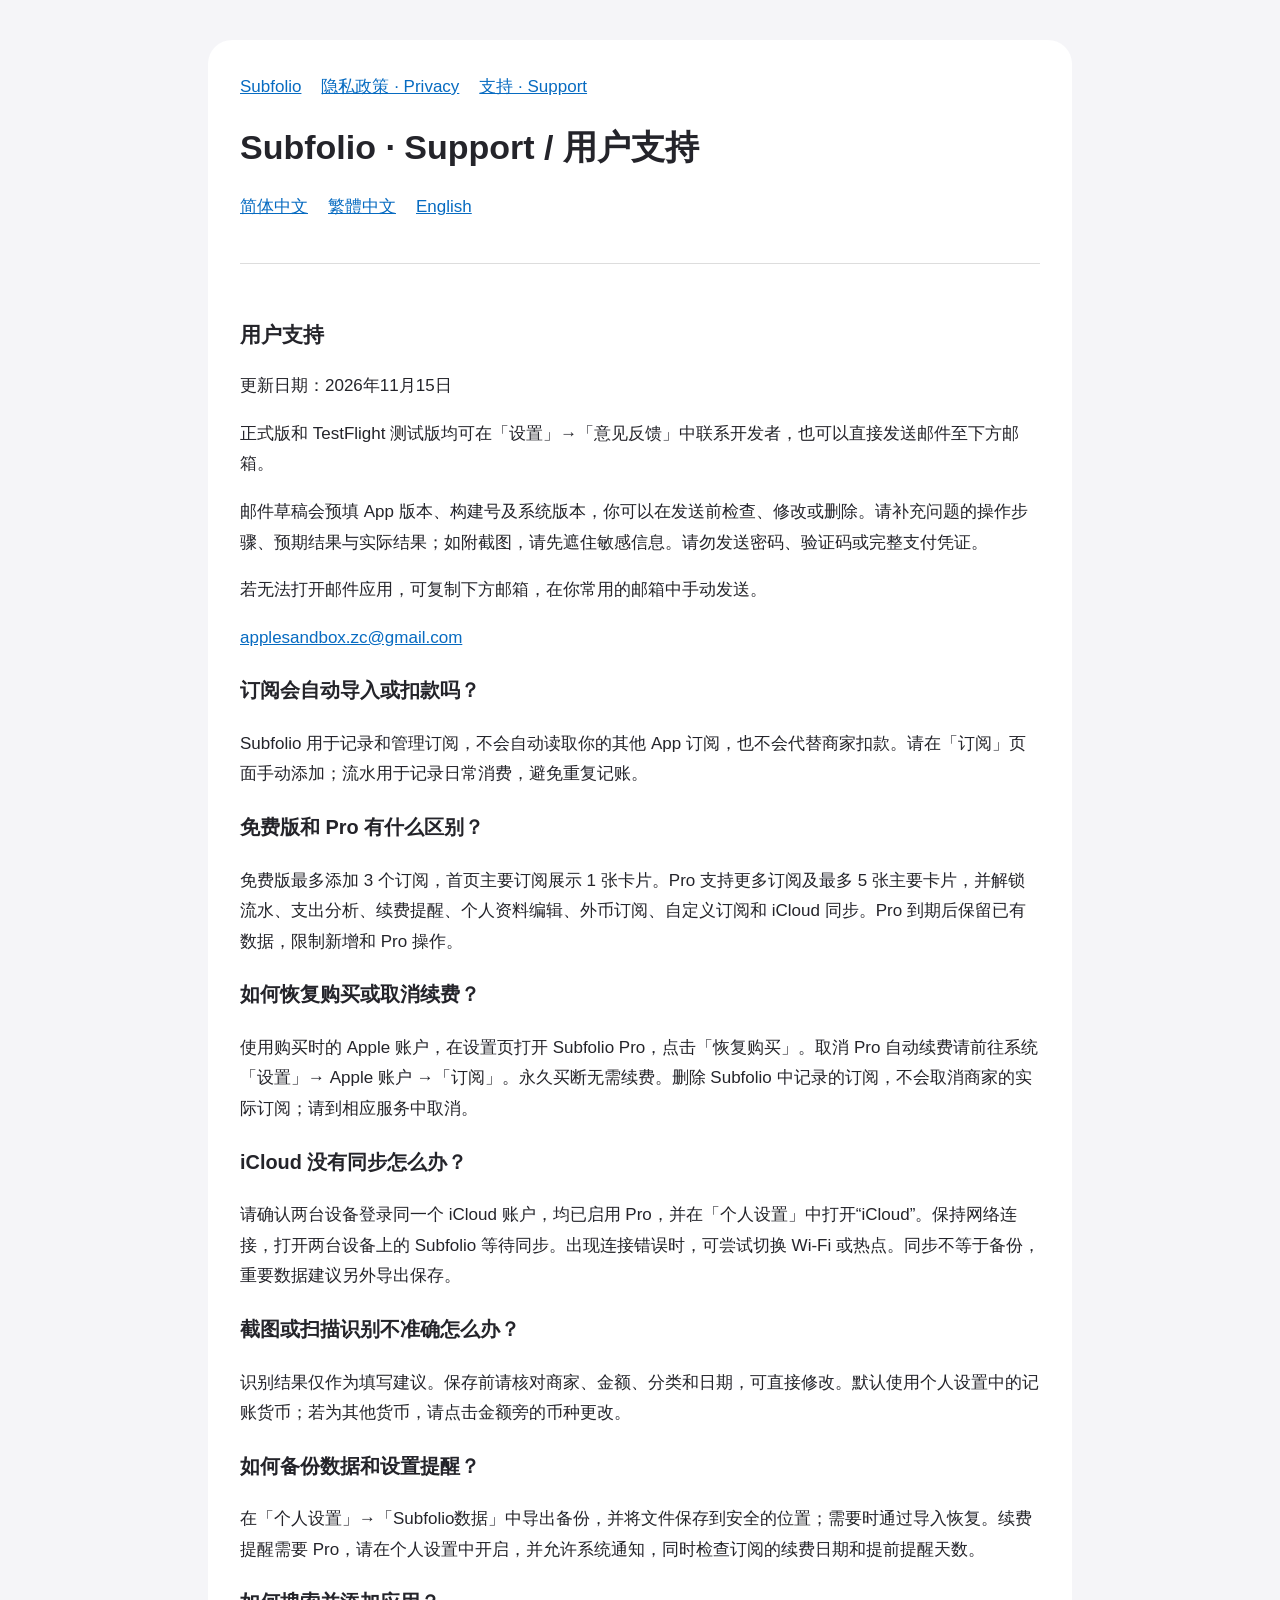
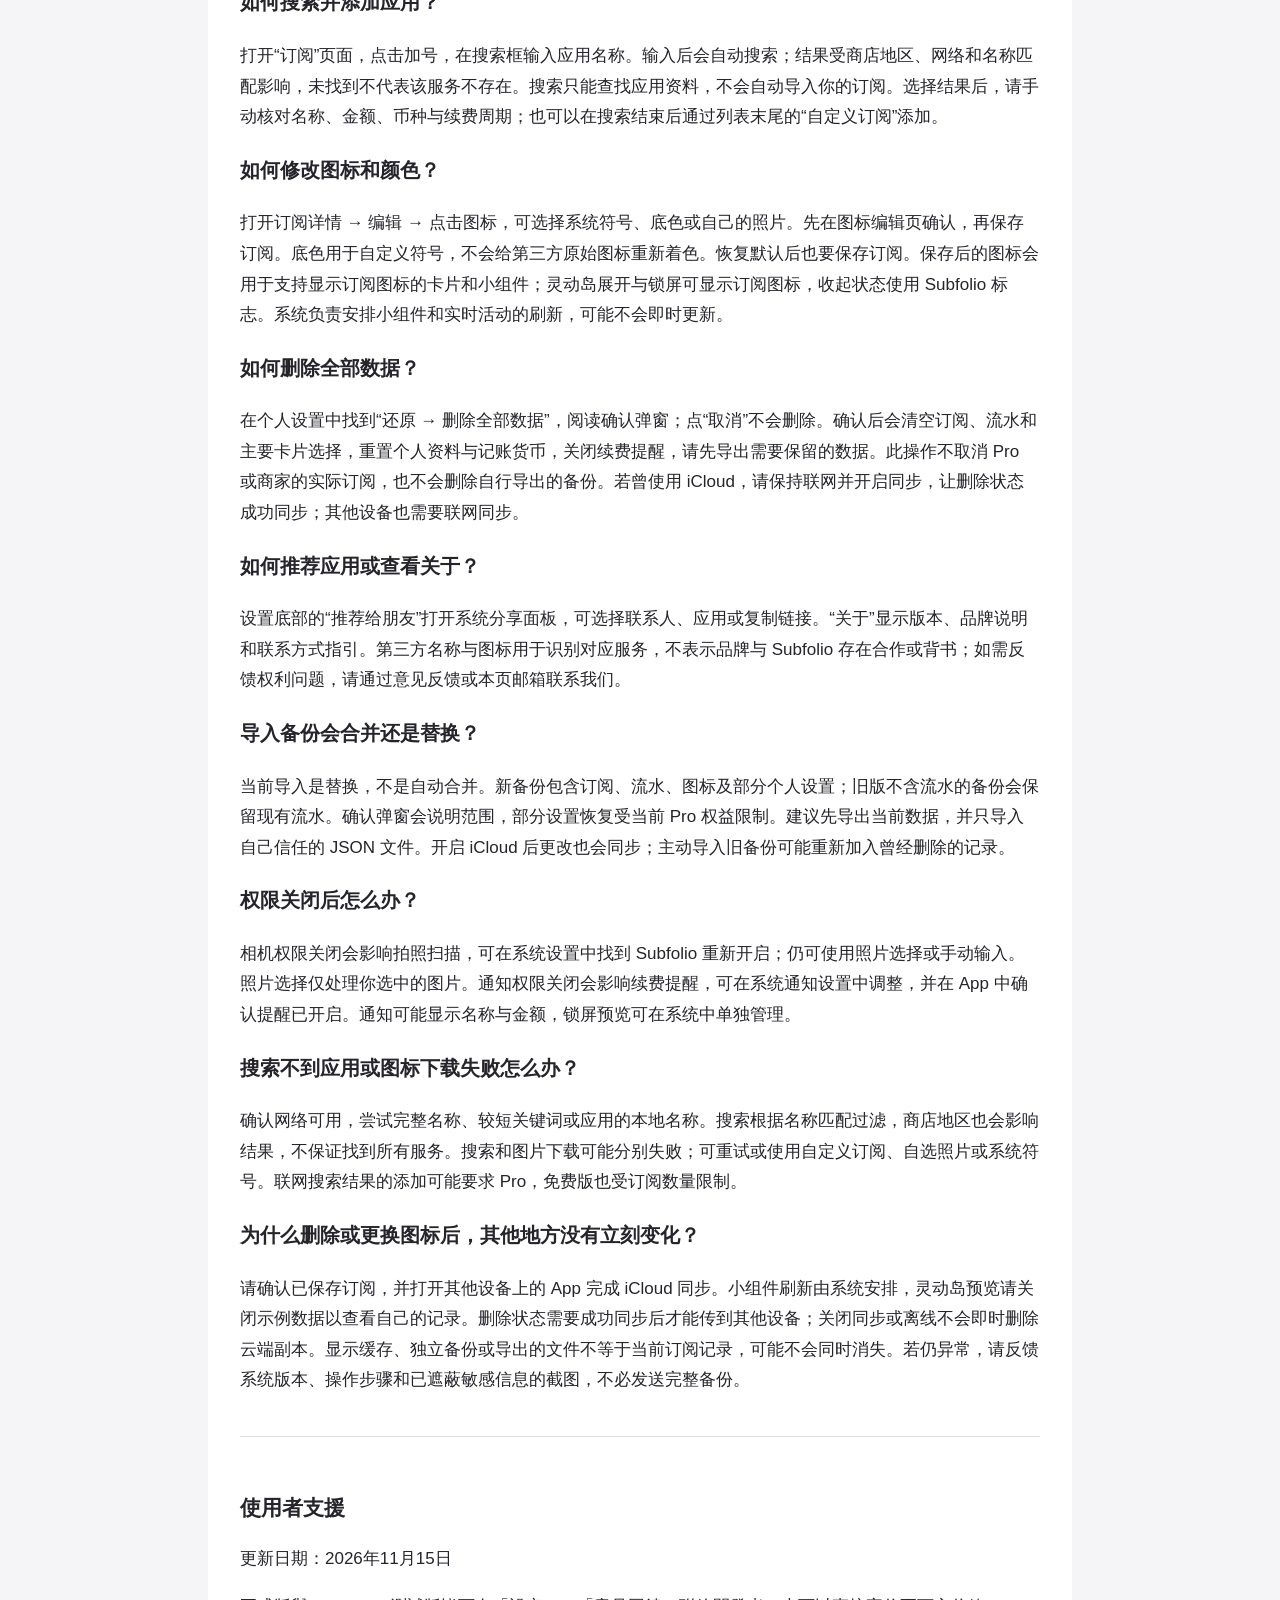
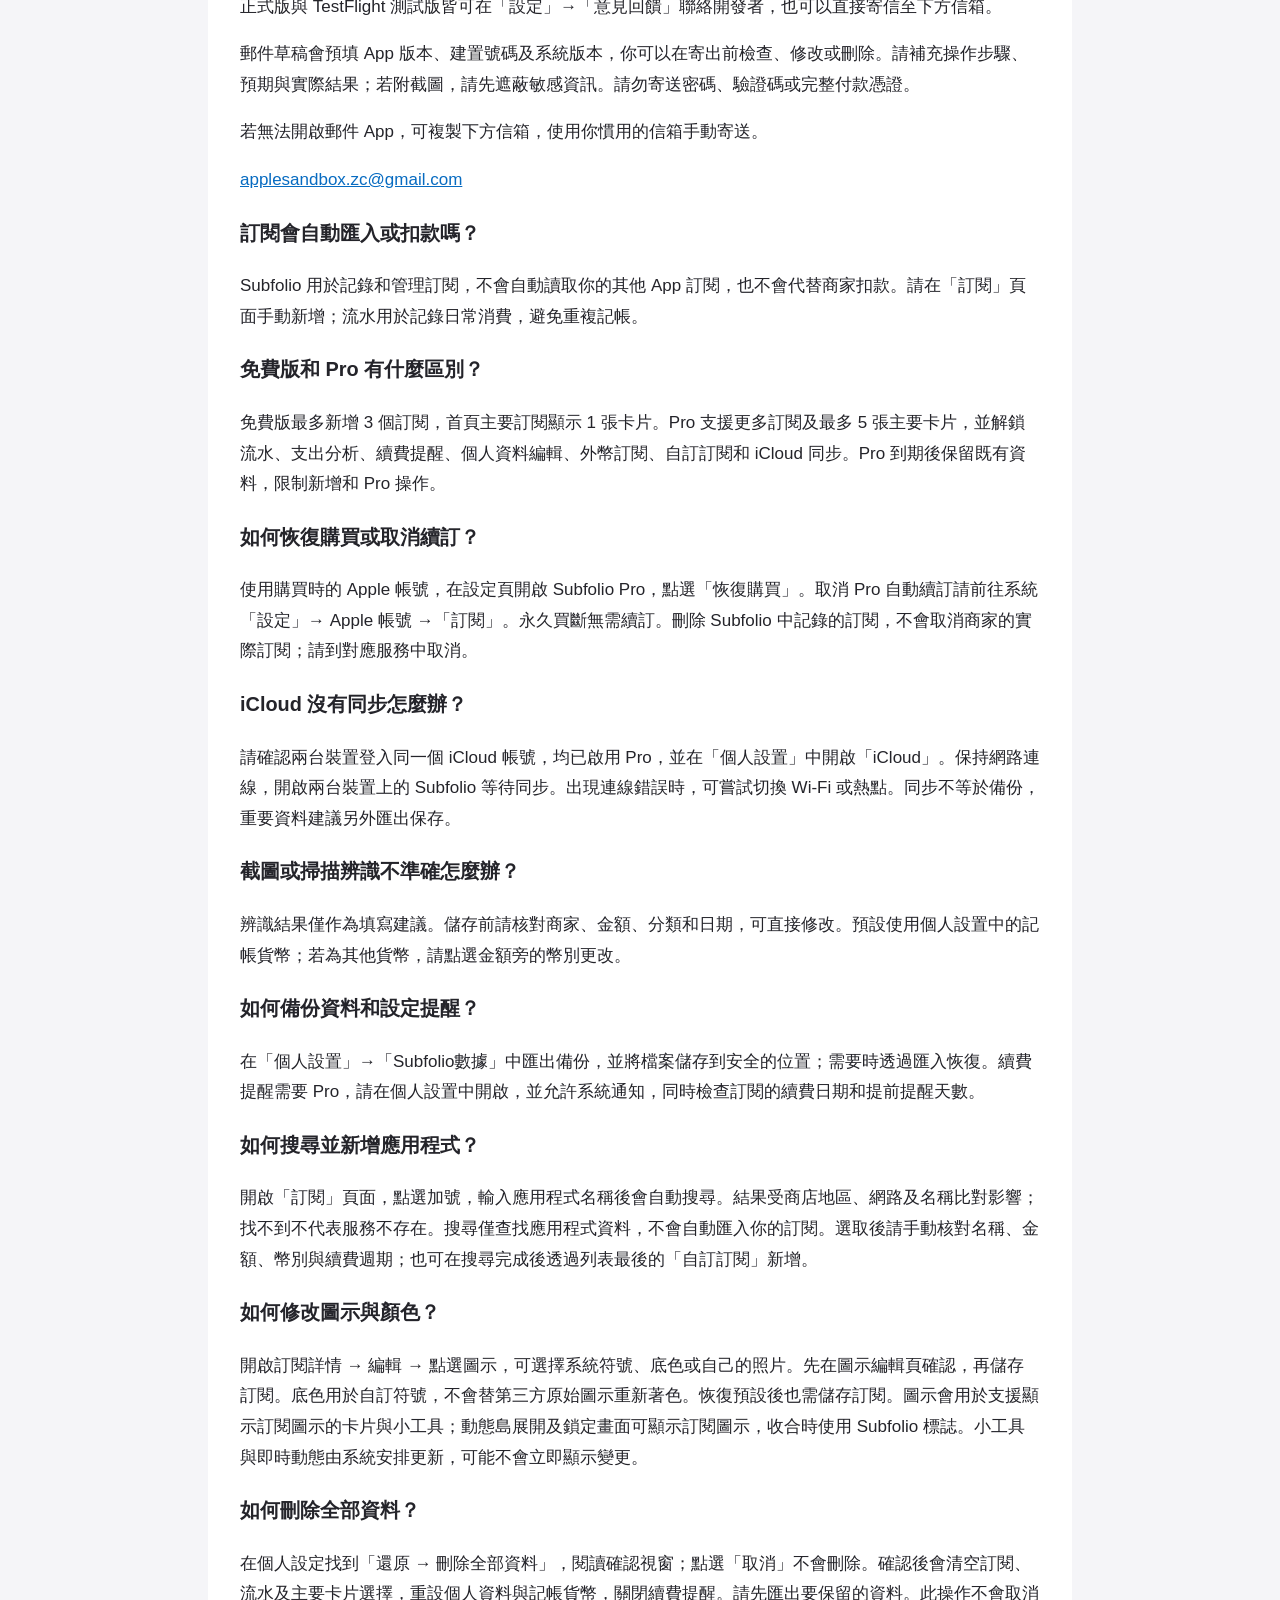
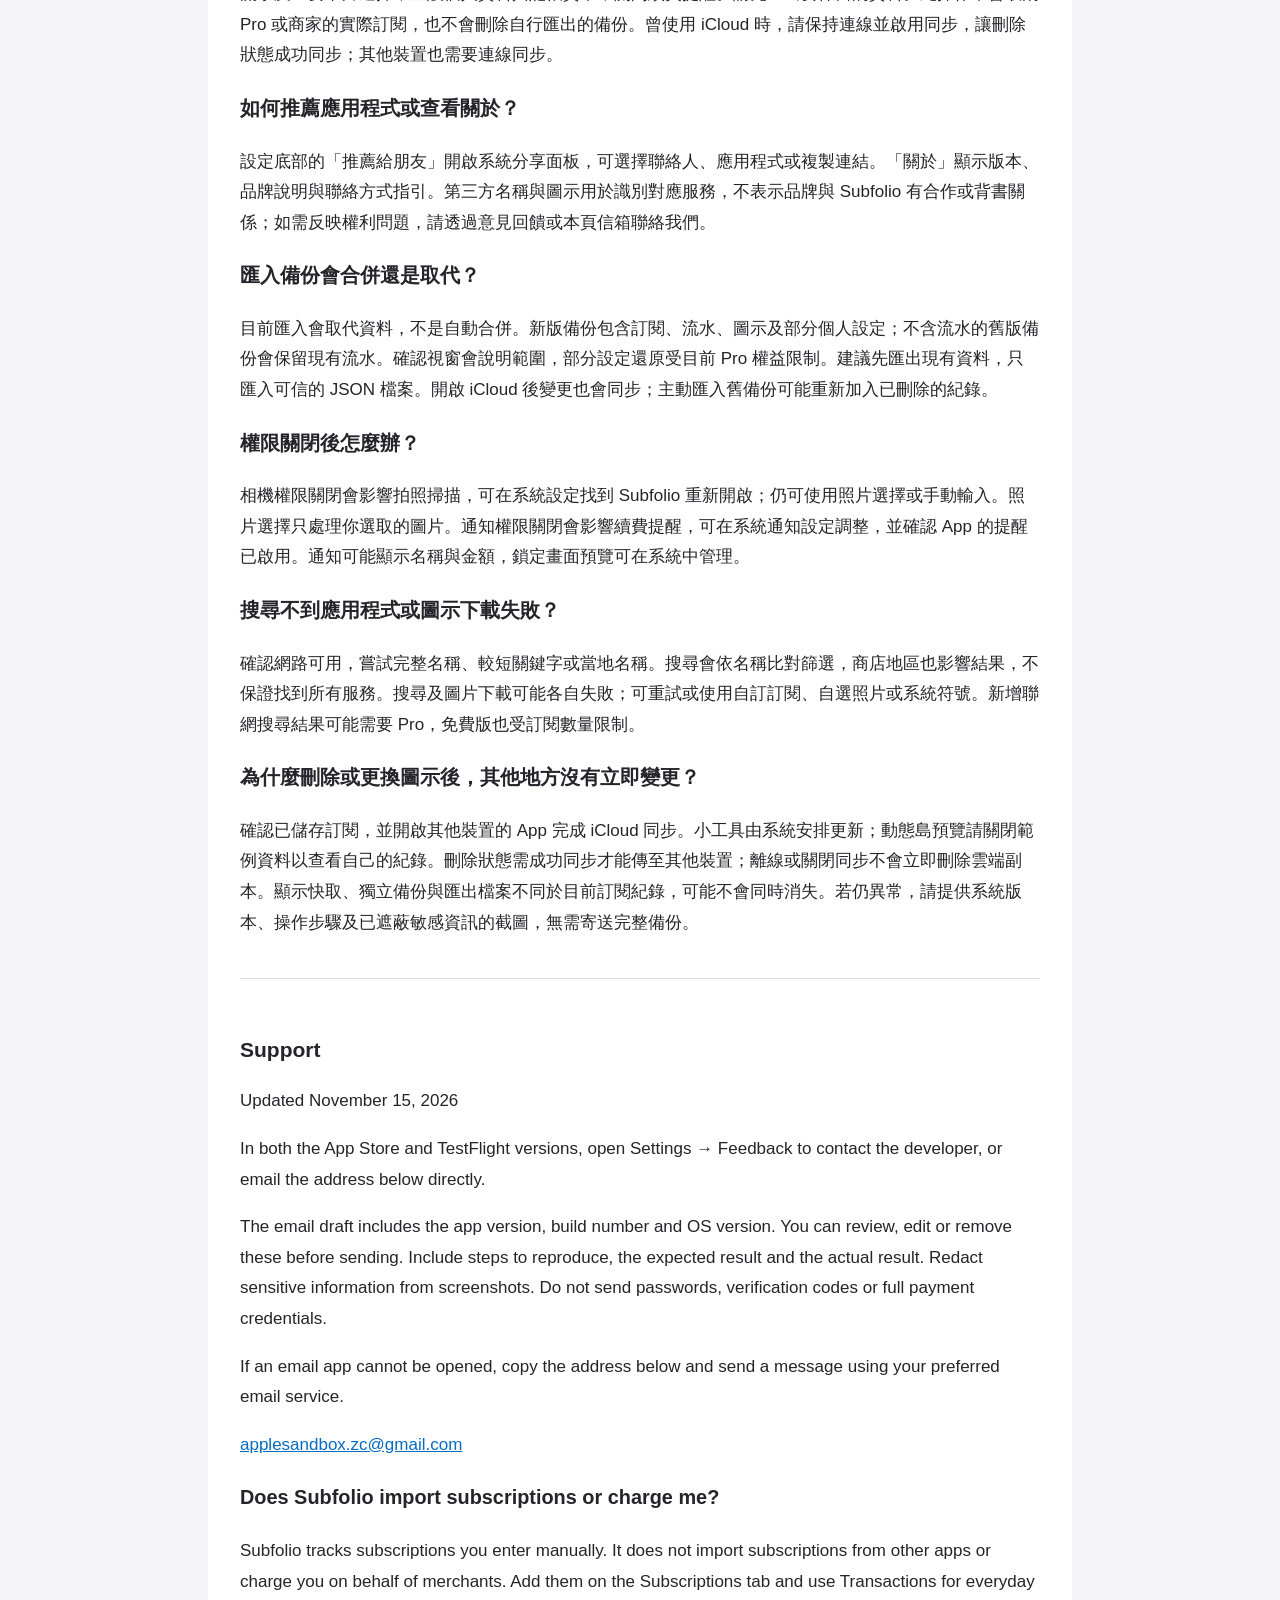
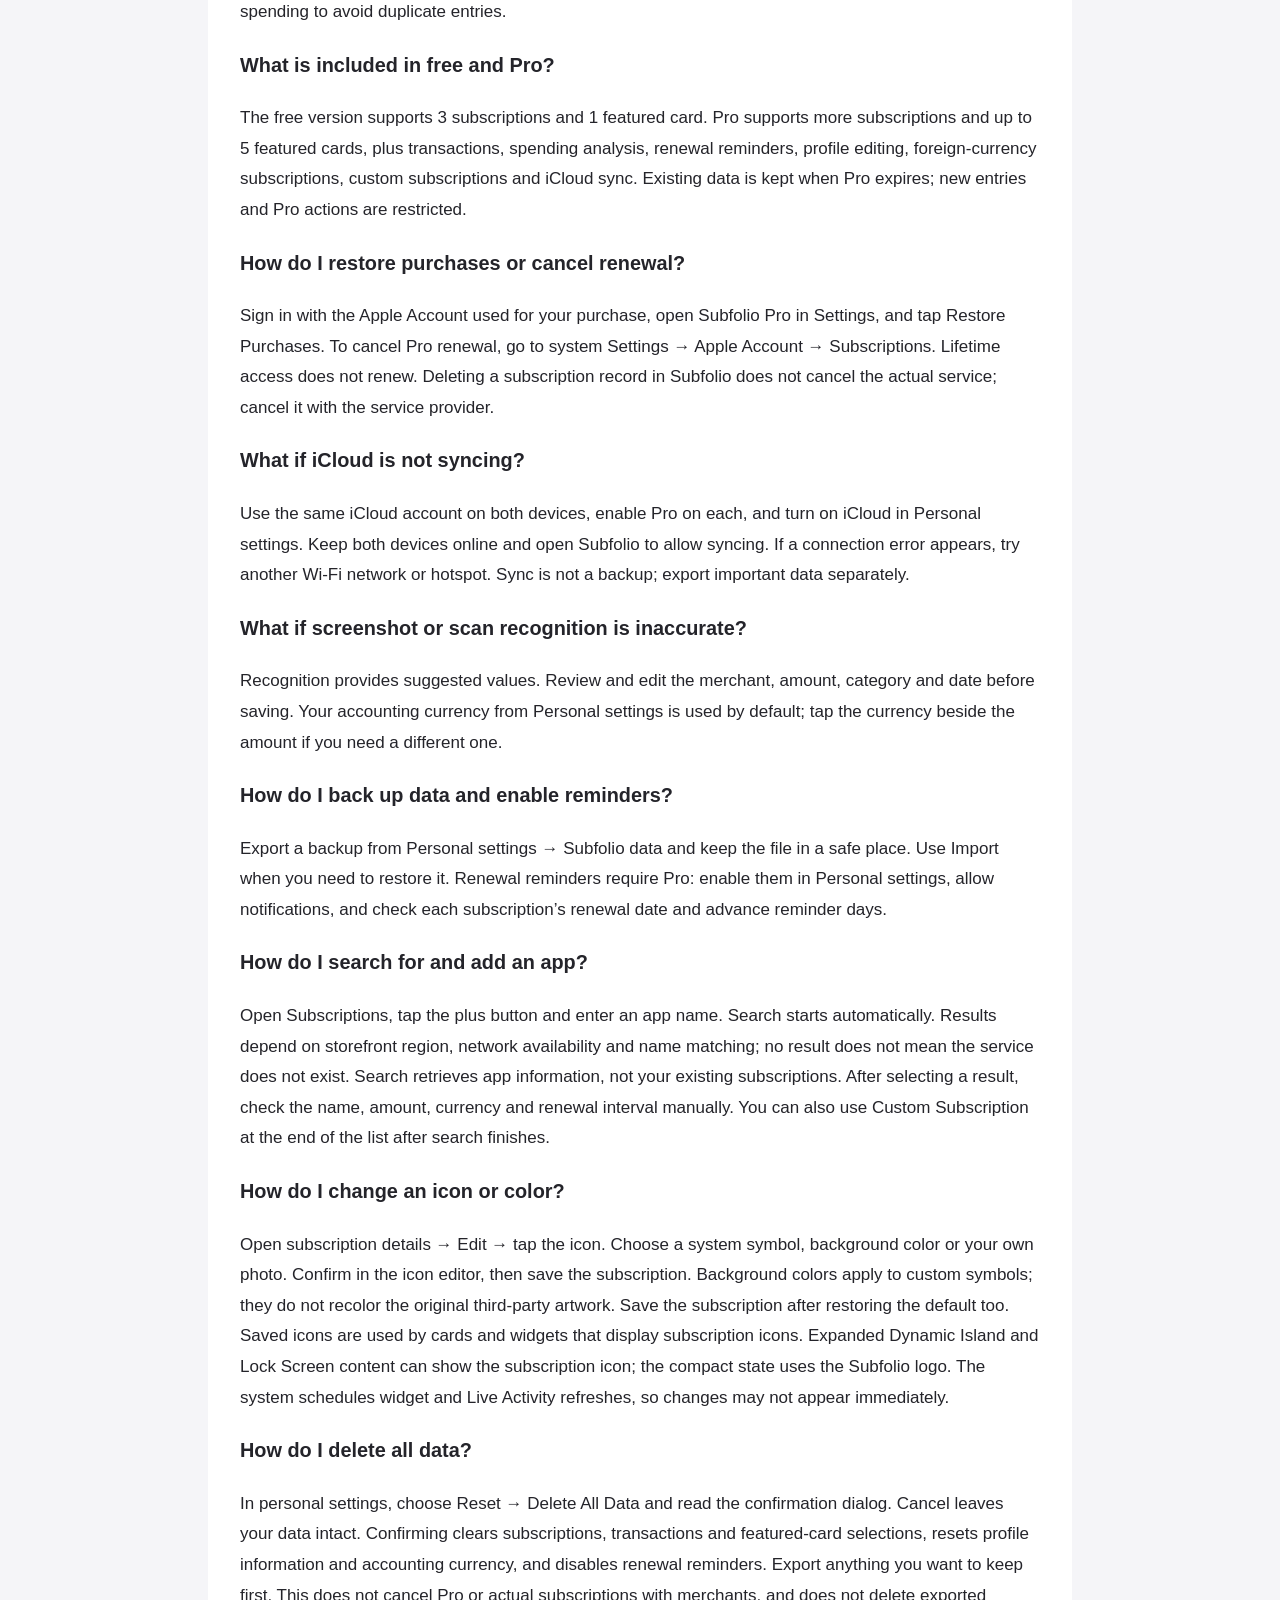
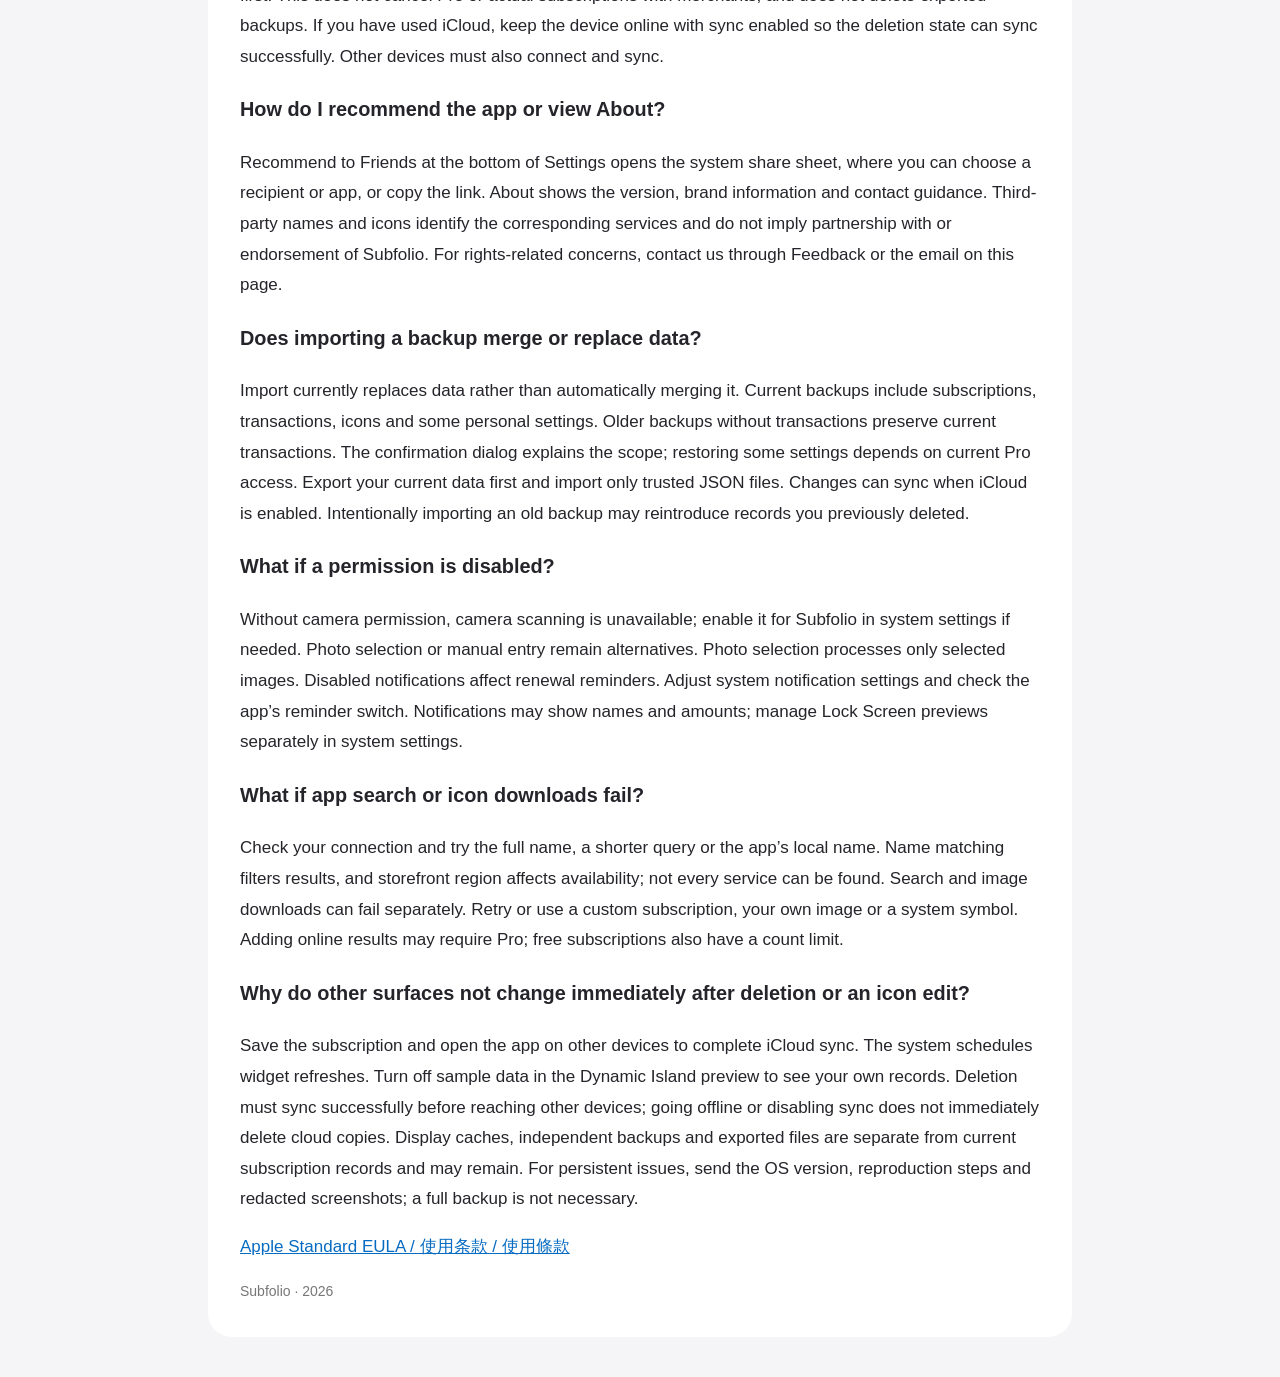
<file: support.html>
<!doctype html>
<html lang="zh-Hans"><head><meta charset="utf-8"><meta name="viewport" content="width=device-width,initial-scale=1"><title>Subfolio · Support / 用户支持</title><link rel="stylesheet" href="style.css"></head><body><main>
<nav><a href="index.html">Subfolio</a><a href="privacy.html">隐私政策 · Privacy</a><a href="support.html">支持 · Support</a></nav><h1>Subfolio · Support / 用户支持</h1>
<nav><a href="#zh-Hans">简体中文</a><a href="#zh-Hant">繁體中文</a><a href="#en">English</a></nav>
<section id="zh-Hans" lang="zh-Hans"><h2>用户支持</h2>
<p>更新日期：2026年11月15日</p>
<p>正式版和 TestFlight 测试版均可在「设置」→「意见反馈」中联系开发者，也可以直接发送邮件至下方邮箱。</p>
<p>邮件草稿会预填 App 版本、构建号及系统版本，你可以在发送前检查、修改或删除。请补充问题的操作步骤、预期结果与实际结果；如附截图，请先遮住敏感信息。请勿发送密码、验证码或完整支付凭证。</p>
<p>若无法打开邮件应用，可复制下方邮箱，在你常用的邮箱中手动发送。</p>
<p><a href="mailto:applesandbox.zc@gmail.com">applesandbox.zc@gmail.com</a></p>
<h3>订阅会自动导入或扣款吗？</h3>
<p>Subfolio 用于记录和管理订阅，不会自动读取你的其他 App 订阅，也不会代替商家扣款。请在「订阅」页面手动添加；流水用于记录日常消费，避免重复记账。</p>
<h3>免费版和 Pro 有什么区别？</h3>
<p>免费版最多添加 3 个订阅，首页主要订阅展示 1 张卡片。Pro 支持更多订阅及最多 5 张主要卡片，并解锁流水、支出分析、续费提醒、个人资料编辑、外币订阅、自定义订阅和 iCloud 同步。Pro 到期后保留已有数据，限制新增和 Pro 操作。</p>
<h3>如何恢复购买或取消续费？</h3>
<p>使用购买时的 Apple 账户，在设置页打开 Subfolio Pro，点击「恢复购买」。取消 Pro 自动续费请前往系统「设置」→ Apple 账户 →「订阅」。永久买断无需续费。删除 Subfolio 中记录的订阅，不会取消商家的实际订阅；请到相应服务中取消。</p>
<h3>iCloud 没有同步怎么办？</h3>
<p>请确认两台设备登录同一个 iCloud 账户，均已启用 Pro，并在「个人设置」中打开“iCloud”。保持网络连接，打开两台设备上的 Subfolio 等待同步。出现连接错误时，可尝试切换 Wi-Fi 或热点。同步不等于备份，重要数据建议另外导出保存。</p>
<h3>截图或扫描识别不准确怎么办？</h3>
<p>识别结果仅作为填写建议。保存前请核对商家、金额、分类和日期，可直接修改。默认使用个人设置中的记账货币；若为其他货币，请点击金额旁的币种更改。</p>
<h3>如何备份数据和设置提醒？</h3>
<p>在「个人设置」→「Subfolio数据」中导出备份，并将文件保存到安全的位置；需要时通过导入恢复。续费提醒需要 Pro，请在个人设置中开启，并允许系统通知，同时检查订阅的续费日期和提前提醒天数。</p>

<h3>如何搜索并添加应用？</h3>
<p>打开“订阅”页面，点击加号，在搜索框输入应用名称。输入后会自动搜索；结果受商店地区、网络和名称匹配影响，未找到不代表该服务不存在。搜索只能查找应用资料，不会自动导入你的订阅。选择结果后，请手动核对名称、金额、币种与续费周期；也可以在搜索结束后通过列表末尾的“自定义订阅”添加。</p>
<h3>如何修改图标和颜色？</h3>
<p>打开订阅详情 → 编辑 → 点击图标，可选择系统符号、底色或自己的照片。先在图标编辑页确认，再保存订阅。底色用于自定义符号，不会给第三方原始图标重新着色。恢复默认后也要保存订阅。保存后的图标会用于支持显示订阅图标的卡片和小组件；灵动岛展开与锁屏可显示订阅图标，收起状态使用 Subfolio 标志。系统负责安排小组件和实时活动的刷新，可能不会即时更新。</p>
<h3>如何删除全部数据？</h3>
<p>在个人设置中找到“还原 → 删除全部数据”，阅读确认弹窗；点“取消”不会删除。确认后会清空订阅、流水和主要卡片选择，重置个人资料与记账货币，关闭续费提醒，请先导出需要保留的数据。此操作不取消 Pro 或商家的实际订阅，也不会删除自行导出的备份。若曾使用 iCloud，请保持联网并开启同步，让删除状态成功同步；其他设备也需要联网同步。</p>
<h3>如何推荐应用或查看关于？</h3>
<p>设置底部的“推荐给朋友”打开系统分享面板，可选择联系人、应用或复制链接。“关于”显示版本、品牌说明和联系方式指引。第三方名称与图标用于识别对应服务，不表示品牌与 Subfolio 存在合作或背书；如需反馈权利问题，请通过意见反馈或本页邮箱联系我们。</p>

<h3>导入备份会合并还是替换？</h3>
<p>当前导入是替换，不是自动合并。新备份包含订阅、流水、图标及部分个人设置；旧版不含流水的备份会保留现有流水。确认弹窗会说明范围，部分设置恢复受当前 Pro 权益限制。建议先导出当前数据，并只导入自己信任的 JSON 文件。开启 iCloud 后更改也会同步；主动导入旧备份可能重新加入曾经删除的记录。</p>
<h3>权限关闭后怎么办？</h3>
<p>相机权限关闭会影响拍照扫描，可在系统设置中找到 Subfolio 重新开启；仍可使用照片选择或手动输入。照片选择仅处理你选中的图片。通知权限关闭会影响续费提醒，可在系统通知设置中调整，并在 App 中确认提醒已开启。通知可能显示名称与金额，锁屏预览可在系统中单独管理。</p>
<h3>搜索不到应用或图标下载失败怎么办？</h3>
<p>确认网络可用，尝试完整名称、较短关键词或应用的本地名称。搜索根据名称匹配过滤，商店地区也会影响结果，不保证找到所有服务。搜索和图片下载可能分别失败；可重试或使用自定义订阅、自选照片或系统符号。联网搜索结果的添加可能要求 Pro，免费版也受订阅数量限制。</p>
<h3>为什么删除或更换图标后，其他地方没有立刻变化？</h3>
<p>请确认已保存订阅，并打开其他设备上的 App 完成 iCloud 同步。小组件刷新由系统安排，灵动岛预览请关闭示例数据以查看自己的记录。删除状态需要成功同步后才能传到其他设备；关闭同步或离线不会即时删除云端副本。显示缓存、独立备份或导出的文件不等于当前订阅记录，可能不会同时消失。若仍异常，请反馈系统版本、操作步骤和已遮蔽敏感信息的截图，不必发送完整备份。</p>
</section>
<section id="zh-Hant" lang="zh-Hant"><h2>使用者支援</h2>
<p>更新日期：2026年11月15日</p>
<p>正式版與 TestFlight 測試版皆可在「設定」→「意見回饋」聯絡開發者，也可以直接寄信至下方信箱。</p>
<p>郵件草稿會預填 App 版本、建置號碼及系統版本，你可以在寄出前檢查、修改或刪除。請補充操作步驟、預期與實際結果；若附截圖，請先遮蔽敏感資訊。請勿寄送密碼、驗證碼或完整付款憑證。</p>
<p>若無法開啟郵件 App，可複製下方信箱，使用你慣用的信箱手動寄送。</p>
<p><a href="mailto:applesandbox.zc@gmail.com">applesandbox.zc@gmail.com</a></p>
<h3>訂閱會自動匯入或扣款嗎？</h3>
<p>Subfolio 用於記錄和管理訂閱，不會自動讀取你的其他 App 訂閱，也不會代替商家扣款。請在「訂閱」頁面手動新增；流水用於記錄日常消費，避免重複記帳。</p>
<h3>免費版和 Pro 有什麼區別？</h3>
<p>免費版最多新增 3 個訂閱，首頁主要訂閱顯示 1 張卡片。Pro 支援更多訂閱及最多 5 張主要卡片，並解鎖流水、支出分析、續費提醒、個人資料編輯、外幣訂閱、自訂訂閱和 iCloud 同步。Pro 到期後保留既有資料，限制新增和 Pro 操作。</p>
<h3>如何恢復購買或取消續訂？</h3>
<p>使用購買時的 Apple 帳號，在設定頁開啟 Subfolio Pro，點選「恢復購買」。取消 Pro 自動續訂請前往系統「設定」→ Apple 帳號 →「訂閱」。永久買斷無需續訂。刪除 Subfolio 中記錄的訂閱，不會取消商家的實際訂閱；請到對應服務中取消。</p>
<h3>iCloud 沒有同步怎麼辦？</h3>
<p>請確認兩台裝置登入同一個 iCloud 帳號，均已啟用 Pro，並在「個人設置」中開啟「iCloud」。保持網路連線，開啟兩台裝置上的 Subfolio 等待同步。出現連線錯誤時，可嘗試切換 Wi-Fi 或熱點。同步不等於備份，重要資料建議另外匯出保存。</p>
<h3>截圖或掃描辨識不準確怎麼辦？</h3>
<p>辨識結果僅作為填寫建議。儲存前請核對商家、金額、分類和日期，可直接修改。預設使用個人設置中的記帳貨幣；若為其他貨幣，請點選金額旁的幣別更改。</p>
<h3>如何備份資料和設定提醒？</h3>
<p>在「個人設置」→「Subfolio數據」中匯出備份，並將檔案儲存到安全的位置；需要時透過匯入恢復。續費提醒需要 Pro，請在個人設置中開啟，並允許系統通知，同時檢查訂閱的續費日期和提前提醒天數。</p>

<h3>如何搜尋並新增應用程式？</h3>
<p>開啟「訂閱」頁面，點選加號，輸入應用程式名稱後會自動搜尋。結果受商店地區、網路及名稱比對影響；找不到不代表服務不存在。搜尋僅查找應用程式資料，不會自動匯入你的訂閱。選取後請手動核對名稱、金額、幣別與續費週期；也可在搜尋完成後透過列表最後的「自訂訂閱」新增。</p>
<h3>如何修改圖示與顏色？</h3>
<p>開啟訂閱詳情 → 編輯 → 點選圖示，可選擇系統符號、底色或自己的照片。先在圖示編輯頁確認，再儲存訂閱。底色用於自訂符號，不會替第三方原始圖示重新著色。恢復預設後也需儲存訂閱。圖示會用於支援顯示訂閱圖示的卡片與小工具；動態島展開及鎖定畫面可顯示訂閱圖示，收合時使用 Subfolio 標誌。小工具與即時動態由系統安排更新，可能不會立即顯示變更。</p>
<h3>如何刪除全部資料？</h3>
<p>在個人設定找到「還原 → 刪除全部資料」，閱讀確認視窗；點選「取消」不會刪除。確認後會清空訂閱、流水及主要卡片選擇，重設個人資料與記帳貨幣，關閉續費提醒。請先匯出要保留的資料。此操作不會取消 Pro 或商家的實際訂閱，也不會刪除自行匯出的備份。曾使用 iCloud 時，請保持連線並啟用同步，讓刪除狀態成功同步；其他裝置也需要連線同步。</p>
<h3>如何推薦應用程式或查看關於？</h3>
<p>設定底部的「推薦給朋友」開啟系統分享面板，可選擇聯絡人、應用程式或複製連結。「關於」顯示版本、品牌說明與聯絡方式指引。第三方名稱與圖示用於識別對應服務，不表示品牌與 Subfolio 有合作或背書關係；如需反映權利問題，請透過意見回饋或本頁信箱聯絡我們。</p>

<h3>匯入備份會合併還是取代？</h3>
<p>目前匯入會取代資料，不是自動合併。新版備份包含訂閱、流水、圖示及部分個人設定；不含流水的舊版備份會保留現有流水。確認視窗會說明範圍，部分設定還原受目前 Pro 權益限制。建議先匯出現有資料，只匯入可信的 JSON 檔案。開啟 iCloud 後變更也會同步；主動匯入舊備份可能重新加入已刪除的紀錄。</p>
<h3>權限關閉後怎麼辦？</h3>
<p>相機權限關閉會影響拍照掃描，可在系統設定找到 Subfolio 重新開啟；仍可使用照片選擇或手動輸入。照片選擇只處理你選取的圖片。通知權限關閉會影響續費提醒，可在系統通知設定調整，並確認 App 的提醒已啟用。通知可能顯示名稱與金額，鎖定畫面預覽可在系統中管理。</p>
<h3>搜尋不到應用程式或圖示下載失敗？</h3>
<p>確認網路可用，嘗試完整名稱、較短關鍵字或當地名稱。搜尋會依名稱比對篩選，商店地區也影響結果，不保證找到所有服務。搜尋及圖片下載可能各自失敗；可重試或使用自訂訂閱、自選照片或系統符號。新增聯網搜尋結果可能需要 Pro，免費版也受訂閱數量限制。</p>
<h3>為什麼刪除或更換圖示後，其他地方沒有立即變更？</h3>
<p>確認已儲存訂閱，並開啟其他裝置的 App 完成 iCloud 同步。小工具由系統安排更新；動態島預覽請關閉範例資料以查看自己的紀錄。刪除狀態需成功同步才能傳至其他裝置；離線或關閉同步不會立即刪除雲端副本。顯示快取、獨立備份與匯出檔案不同於目前訂閱紀錄，可能不會同時消失。若仍異常，請提供系統版本、操作步驟及已遮蔽敏感資訊的截圖，無需寄送完整備份。</p>
</section>
<section id="en" lang="en"><h2>Support</h2>
<p>Updated November 15, 2026</p>
<p>In both the App Store and TestFlight versions, open Settings → Feedback to contact the developer, or email the address below directly.</p>
<p>The email draft includes the app version, build number and OS version. You can review, edit or remove these before sending. Include steps to reproduce, the expected result and the actual result. Redact sensitive information from screenshots. Do not send passwords, verification codes or full payment credentials.</p>
<p>If an email app cannot be opened, copy the address below and send a message using your preferred email service.</p>
<p><a href="mailto:applesandbox.zc@gmail.com">applesandbox.zc@gmail.com</a></p>
<h3>Does Subfolio import subscriptions or charge me?</h3>
<p>Subfolio tracks subscriptions you enter manually. It does not import subscriptions from other apps or charge you on behalf of merchants. Add them on the Subscriptions tab and use Transactions for everyday spending to avoid duplicate entries.</p>
<h3>What is included in free and Pro?</h3>
<p>The free version supports 3 subscriptions and 1 featured card. Pro supports more subscriptions and up to 5 featured cards, plus transactions, spending analysis, renewal reminders, profile editing, foreign-currency subscriptions, custom subscriptions and iCloud sync. Existing data is kept when Pro expires; new entries and Pro actions are restricted.</p>
<h3>How do I restore purchases or cancel renewal?</h3>
<p>Sign in with the Apple Account used for your purchase, open Subfolio Pro in Settings, and tap Restore Purchases. To cancel Pro renewal, go to system Settings → Apple Account → Subscriptions. Lifetime access does not renew. Deleting a subscription record in Subfolio does not cancel the actual service; cancel it with the service provider.</p>
<h3>What if iCloud is not syncing?</h3>
<p>Use the same iCloud account on both devices, enable Pro on each, and turn on iCloud in Personal settings. Keep both devices online and open Subfolio to allow syncing. If a connection error appears, try another Wi-Fi network or hotspot. Sync is not a backup; export important data separately.</p>
<h3>What if screenshot or scan recognition is inaccurate?</h3>
<p>Recognition provides suggested values. Review and edit the merchant, amount, category and date before saving. Your accounting currency from Personal settings is used by default; tap the currency beside the amount if you need a different one.</p>
<h3>How do I back up data and enable reminders?</h3>
<p>Export a backup from Personal settings → Subfolio data and keep the file in a safe place. Use Import when you need to restore it. Renewal reminders require Pro: enable them in Personal settings, allow notifications, and check each subscription’s renewal date and advance reminder days.</p>

<h3>How do I search for and add an app?</h3>
<p>Open Subscriptions, tap the plus button and enter an app name. Search starts automatically. Results depend on storefront region, network availability and name matching; no result does not mean the service does not exist. Search retrieves app information, not your existing subscriptions. After selecting a result, check the name, amount, currency and renewal interval manually. You can also use Custom Subscription at the end of the list after search finishes.</p>
<h3>How do I change an icon or color?</h3>
<p>Open subscription details → Edit → tap the icon. Choose a system symbol, background color or your own photo. Confirm in the icon editor, then save the subscription. Background colors apply to custom symbols; they do not recolor the original third-party artwork. Save the subscription after restoring the default too. Saved icons are used by cards and widgets that display subscription icons. Expanded Dynamic Island and Lock Screen content can show the subscription icon; the compact state uses the Subfolio logo. The system schedules widget and Live Activity refreshes, so changes may not appear immediately.</p>
<h3>How do I delete all data?</h3>
<p>In personal settings, choose Reset → Delete All Data and read the confirmation dialog. Cancel leaves your data intact. Confirming clears subscriptions, transactions and featured-card selections, resets profile information and accounting currency, and disables renewal reminders. Export anything you want to keep first. This does not cancel Pro or actual subscriptions with merchants, and does not delete exported backups. If you have used iCloud, keep the device online with sync enabled so the deletion state can sync successfully. Other devices must also connect and sync.</p>
<h3>How do I recommend the app or view About?</h3>
<p>Recommend to Friends at the bottom of Settings opens the system share sheet, where you can choose a recipient or app, or copy the link. About shows the version, brand information and contact guidance. Third-party names and icons identify the corresponding services and do not imply partnership with or endorsement of Subfolio. For rights-related concerns, contact us through Feedback or the email on this page.</p>

<h3>Does importing a backup merge or replace data?</h3>
<p>Import currently replaces data rather than automatically merging it. Current backups include subscriptions, transactions, icons and some personal settings. Older backups without transactions preserve current transactions. The confirmation dialog explains the scope; restoring some settings depends on current Pro access. Export your current data first and import only trusted JSON files. Changes can sync when iCloud is enabled. Intentionally importing an old backup may reintroduce records you previously deleted.</p>
<h3>What if a permission is disabled?</h3>
<p>Without camera permission, camera scanning is unavailable; enable it for Subfolio in system settings if needed. Photo selection or manual entry remain alternatives. Photo selection processes only selected images. Disabled notifications affect renewal reminders. Adjust system notification settings and check the app’s reminder switch. Notifications may show names and amounts; manage Lock Screen previews separately in system settings.</p>
<h3>What if app search or icon downloads fail?</h3>
<p>Check your connection and try the full name, a shorter query or the app’s local name. Name matching filters results, and storefront region affects availability; not every service can be found. Search and image downloads can fail separately. Retry or use a custom subscription, your own image or a system symbol. Adding online results may require Pro; free subscriptions also have a count limit.</p>
<h3>Why do other surfaces not change immediately after deletion or an icon edit?</h3>
<p>Save the subscription and open the app on other devices to complete iCloud sync. The system schedules widget refreshes. Turn off sample data in the Dynamic Island preview to see your own records. Deletion must sync successfully before reaching other devices; going offline or disabling sync does not immediately delete cloud copies. Display caches, independent backups and exported files are separate from current subscription records and may remain. For persistent issues, send the OS version, reproduction steps and redacted screenshots; a full backup is not necessary.</p>
</section>
<p><a href="https://www.apple.com/legal/internet-services/itunes/dev/stdeula/">Apple Standard EULA / 使用条款 / 使用條款</a></p><footer>Subfolio · 2026</footer></main></body></html>
</file>
<file: style.css>
body{margin:0;background:#f5f5f8;color:#24242a;font:17px/1.8 -apple-system,BlinkMacSystemFont,"Segoe UI",sans-serif}main{max-width:800px;margin:40px auto;padding:32px;background:white;border-radius:24px}h1{line-height:1.3}h2{font-size:21px;margin-top:32px}a{color:#076bc1}nav{display:flex;gap:20px;flex-wrap:wrap}section{margin-top:40px;border-top:1px solid #ddd;padding-top:20px}footer{color:#777;font-size:14px}@media(max-width:600px){main{margin:12px;padding:22px}}@media(prefers-color-scheme:dark){body{background:#111;color:#eee}main{background:#202024}a{color:#70baff}}
</file>
